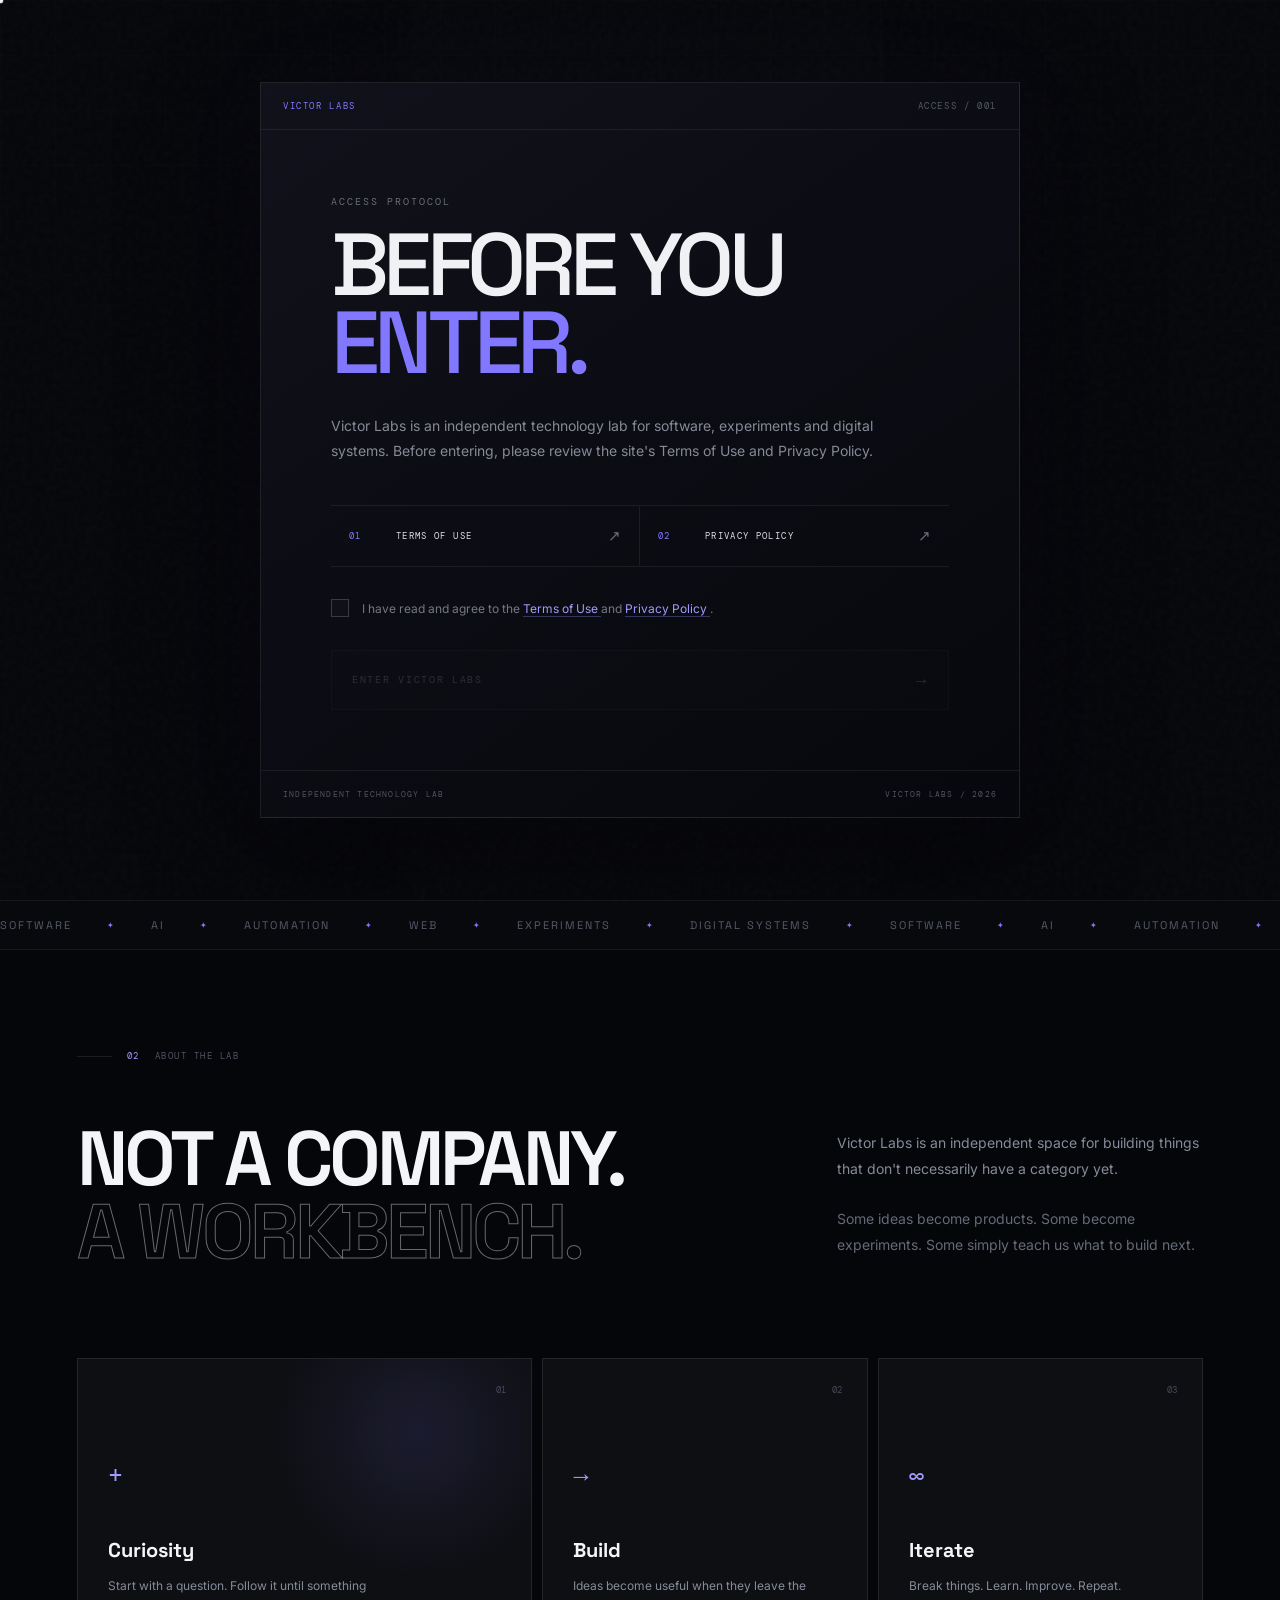
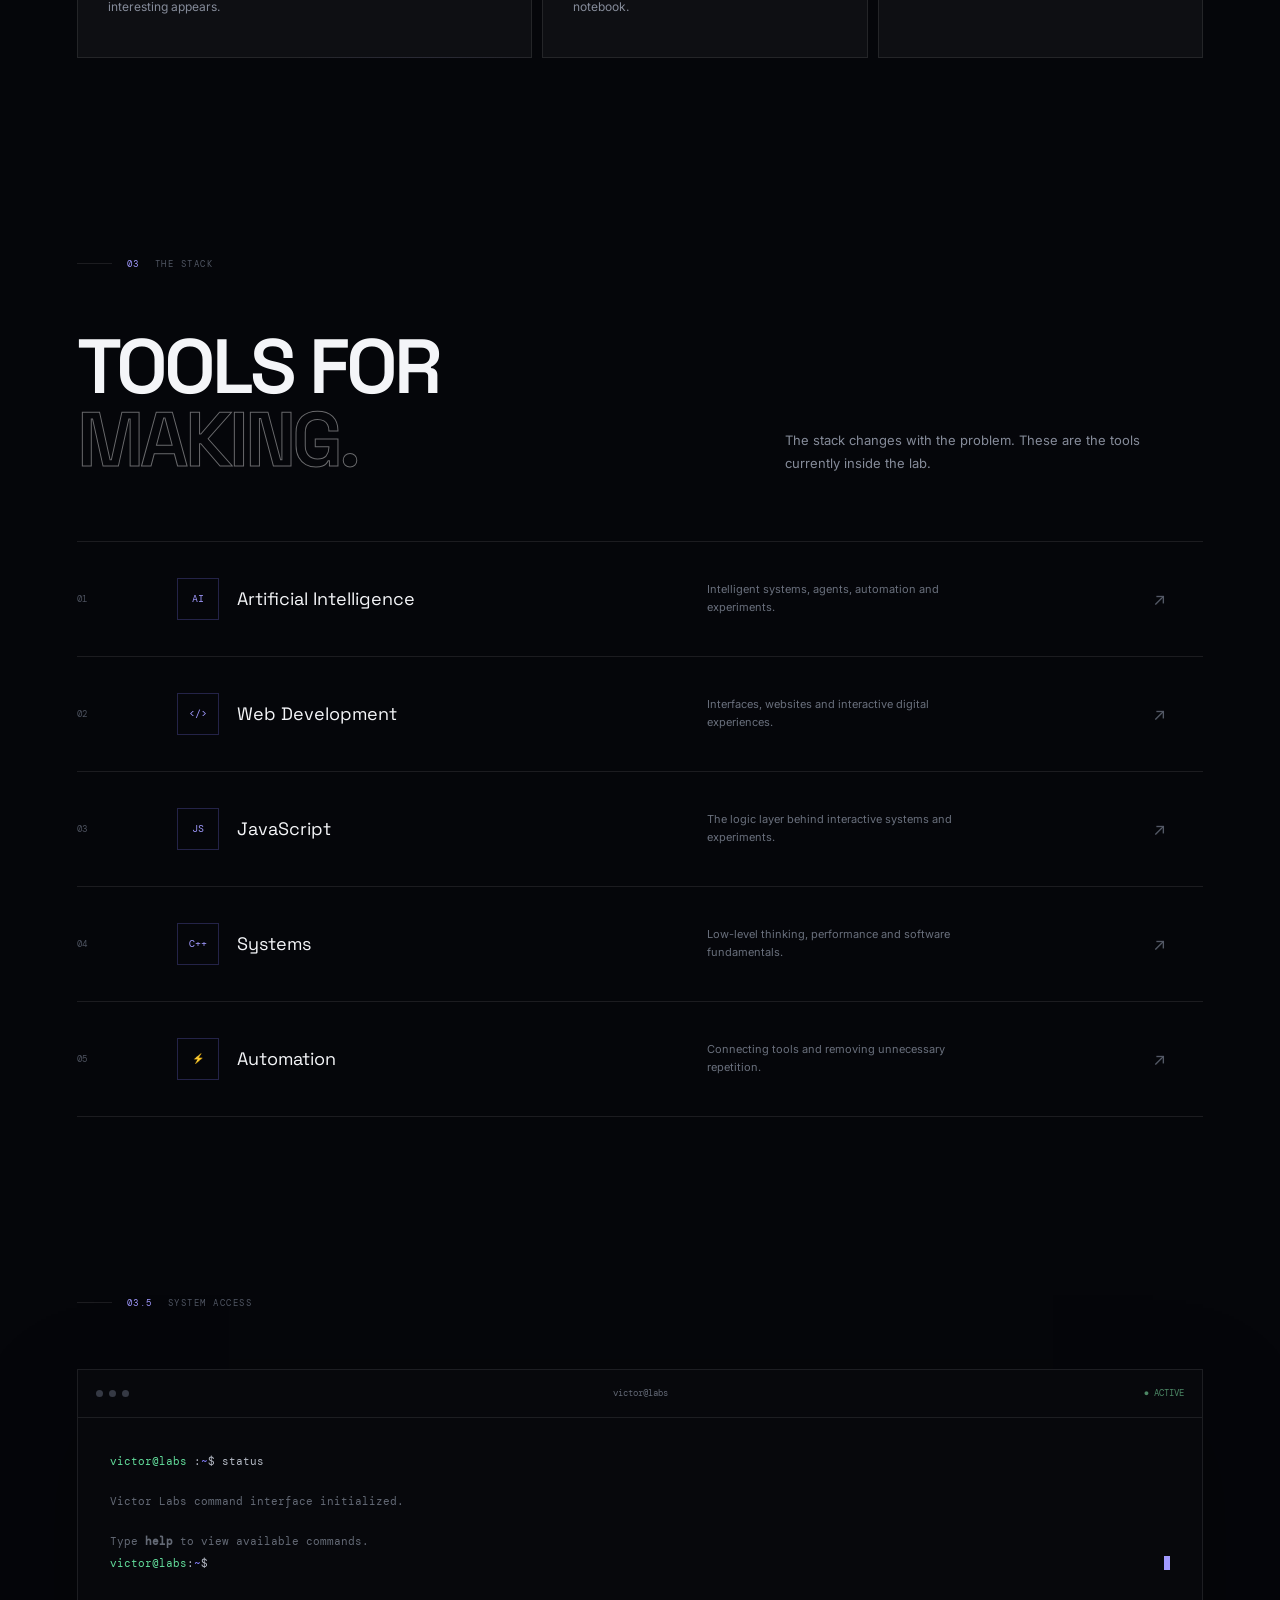
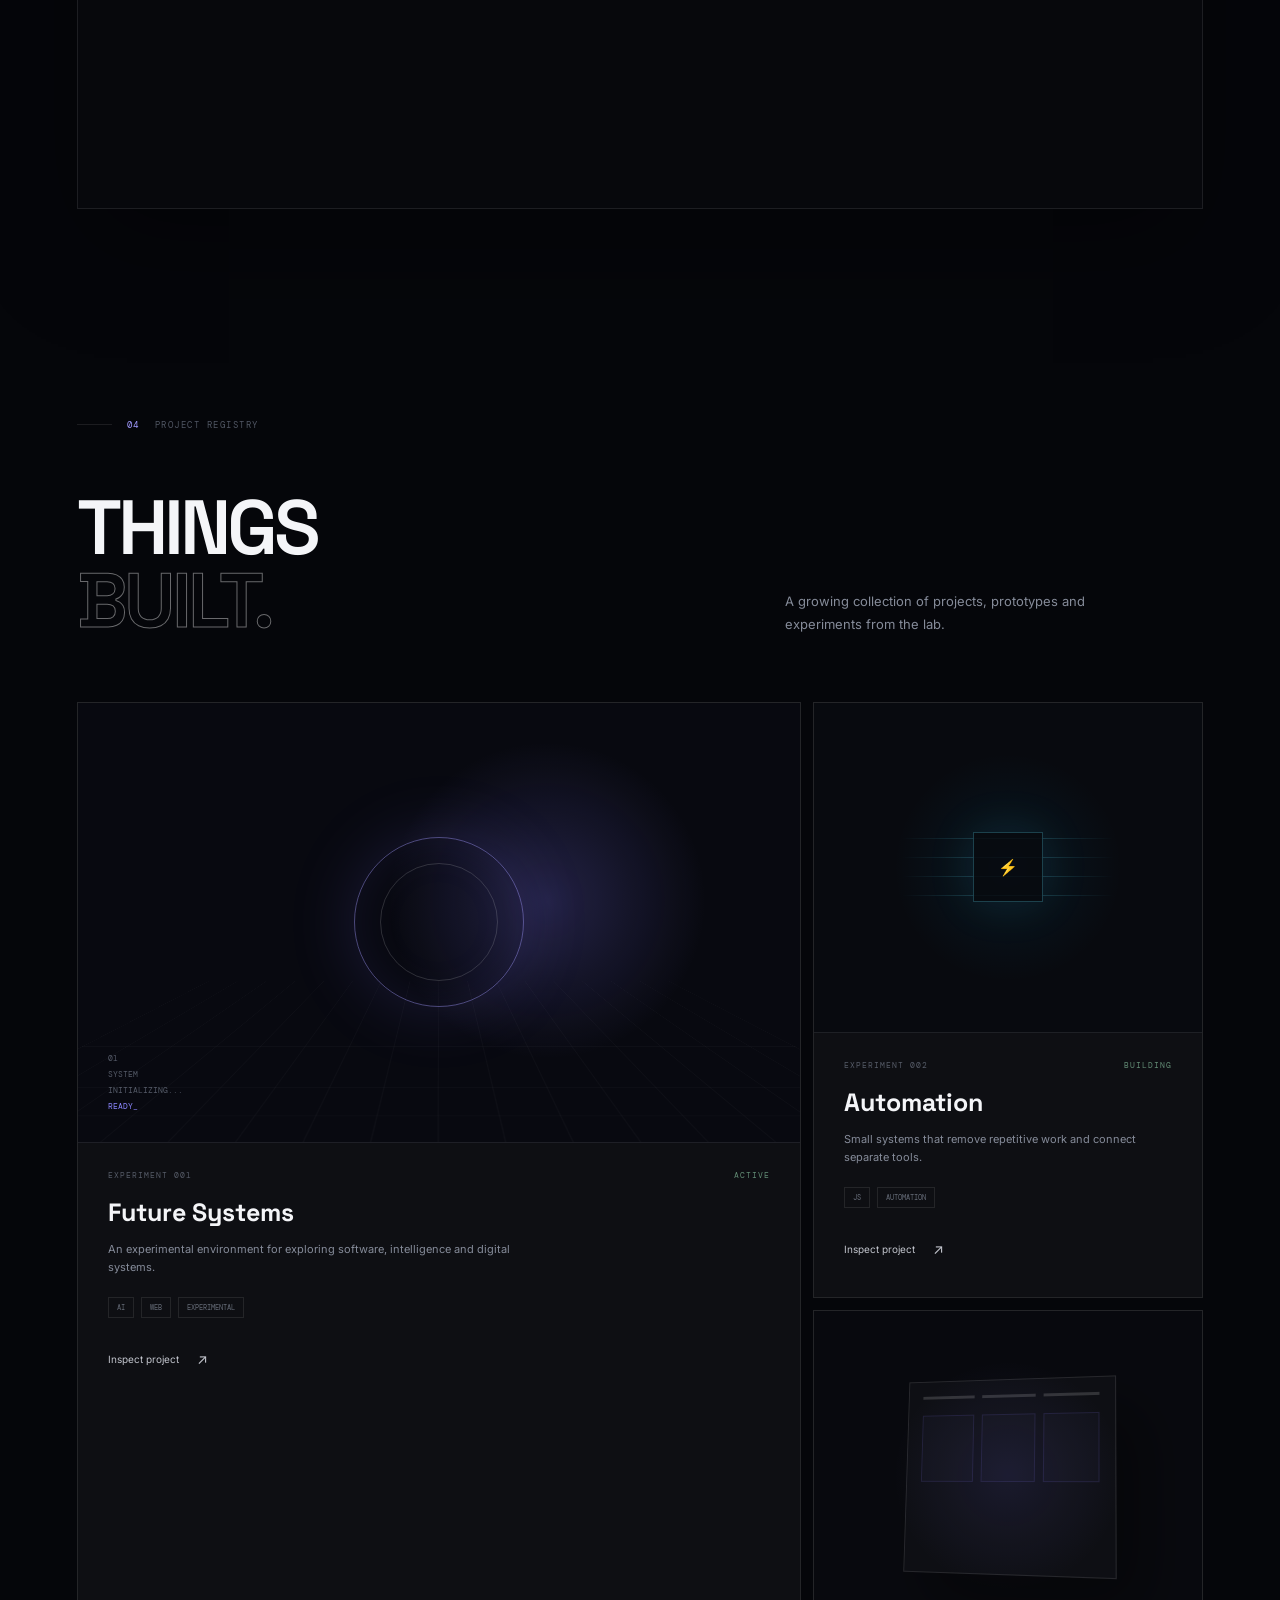
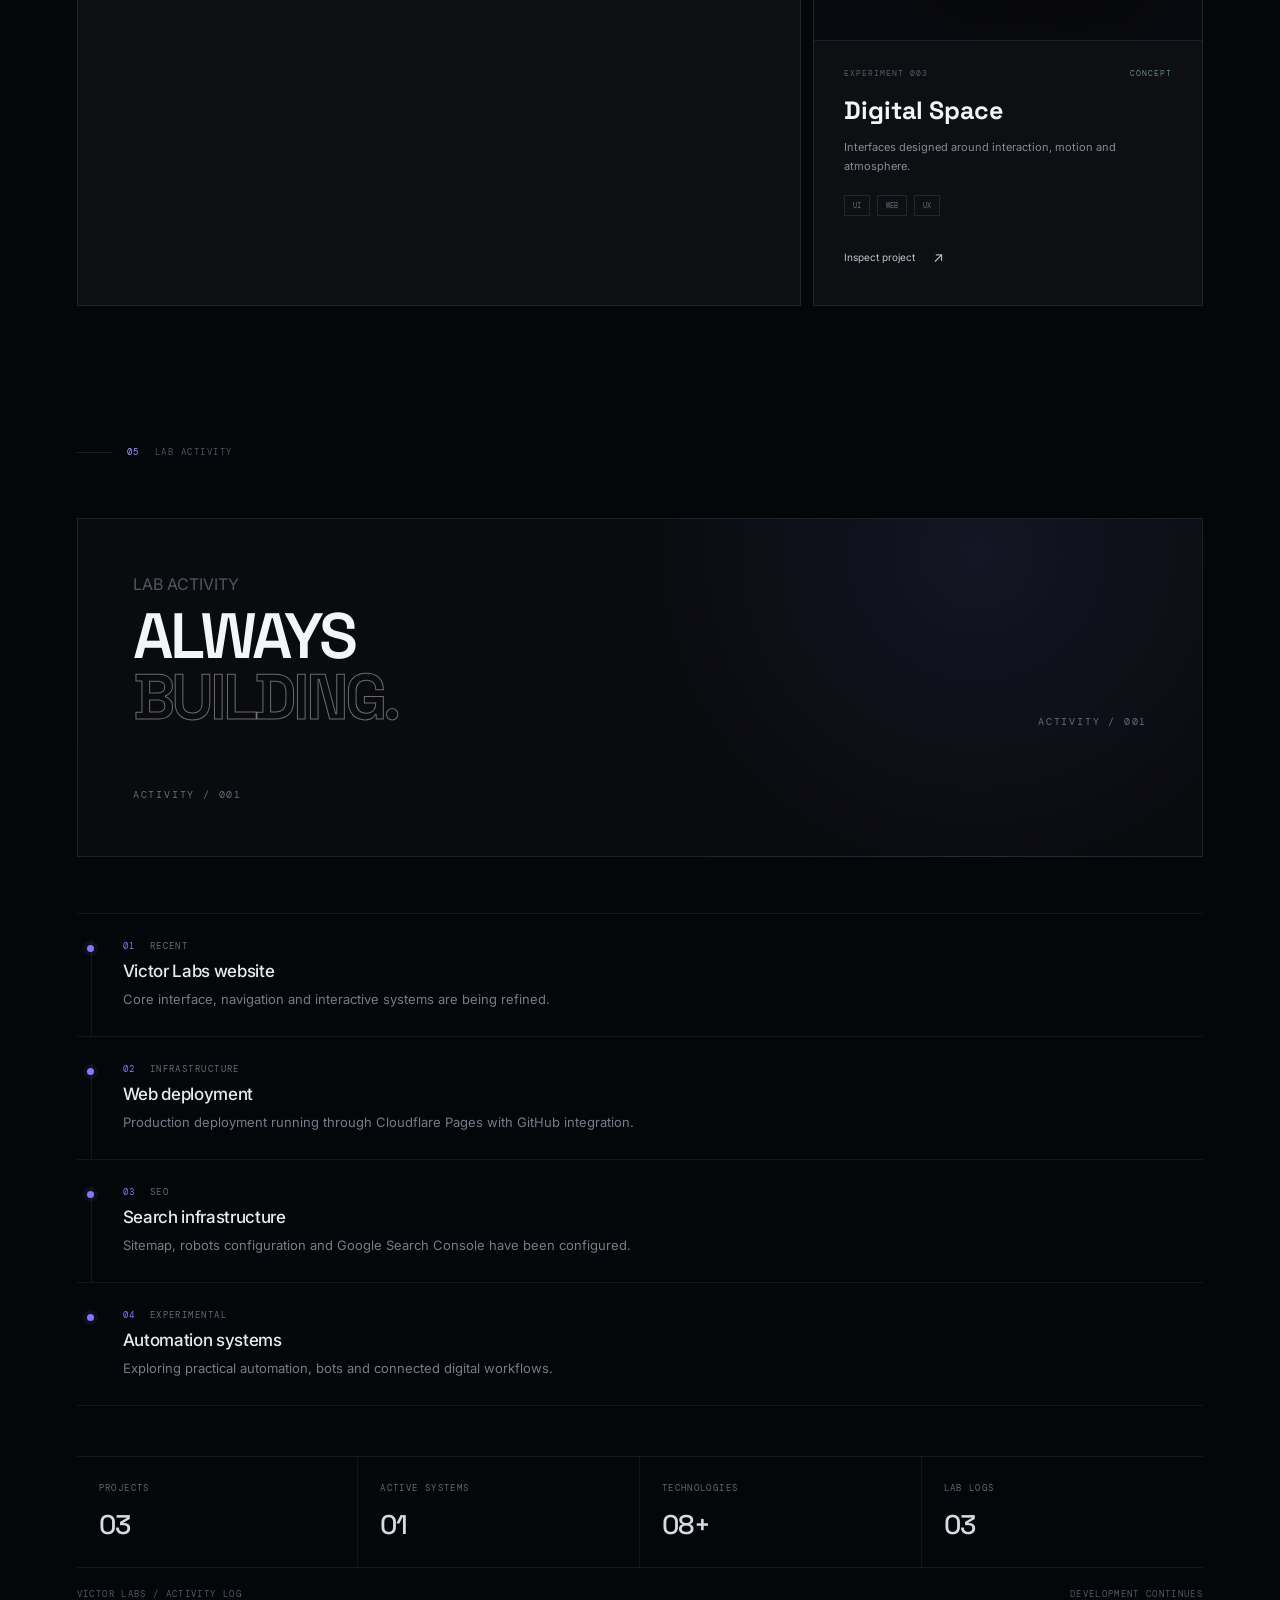
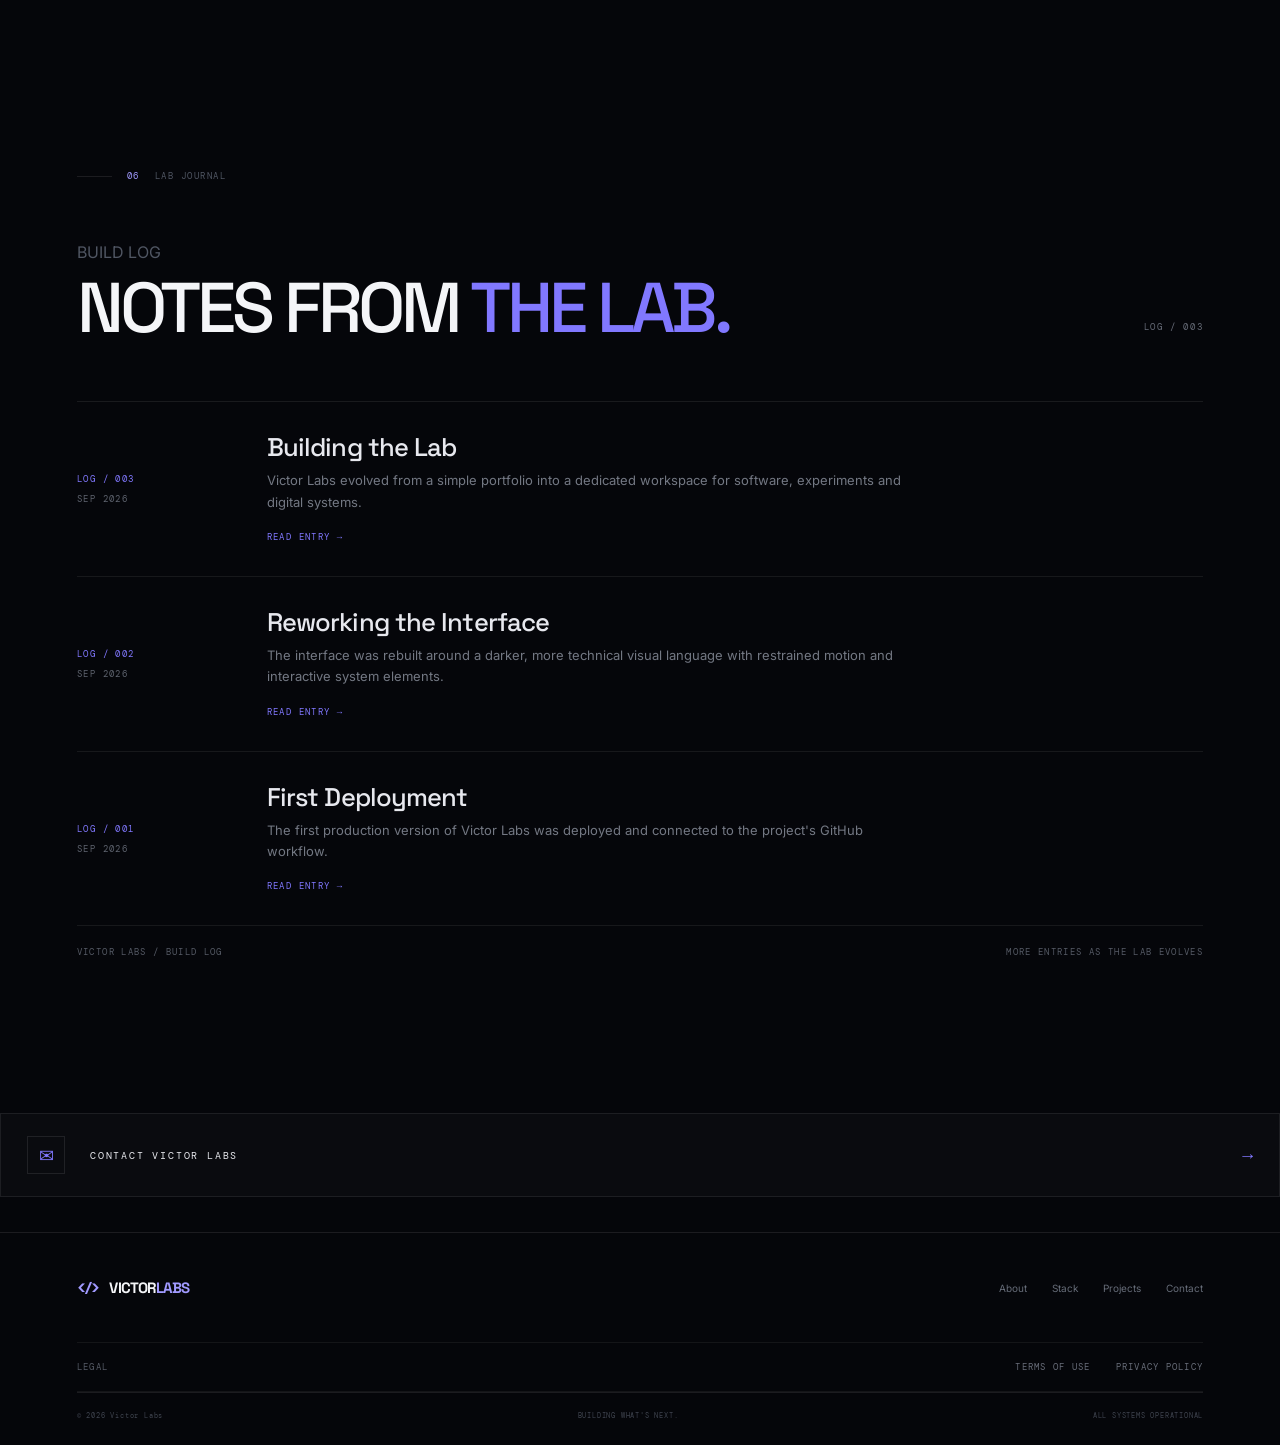
<file: index.html>
<!DOCTYPE html>
<html lang="en">
<head>
    <meta charset="UTF-8">

    <meta
        name="viewport"
        content="width=device-width, initial-scale=1.0"
    >

    <meta
    name="description"
    content="Victor Labs — a digital workshop for software, AI, automation, web development and experimental technology."
>

<meta
    name="keywords"
    content="Victor Labs, software development, AI, automation, web development, technology, digital systems"
>

<meta name="author" content="Victor Labs">

<link
    rel="canonical"
    href="https://victor-labs.pages.dev/"
>

<script type="application/ld+json">
{
    "@context": "https://schema.org",
    "@graph": [
        {
            "@type": "WebSite",
            "@id": "https://victor-labs.pages.dev/#website",
            "name": "Victor Labs",
            "alternateName": "Victor Labs",
            "url": "https://victor-labs.pages.dev/"
        },
        {
            "@type": "Organization",
            "@id": "https://victor-labs.pages.dev/#organization",
            "name": "Victor Labs",
            "url": "https://victor-labs.pages.dev/",
            "logo": "https://victor-labs.pages.dev/favicon.svg",
            "description": "An independent technology lab focused on software, AI, automation, web development and experimental digital systems.",
            "email": "victorchaloh802@gmail.com"
        }
    ]
}
</script>

<meta
    name="theme-color"
    content="#05060a"
>

<meta property="og:title" content="Victor Labs — Building What's Next">

<meta
    property="og:description"
    content="Software, AI, automation and experimental digital systems."
>

<meta property="og:type" content="website">

<meta property="og:site_name" content="Victor Labs">

<meta
    property="og:url"
    content="https://victor-labs.pages.dev/"
>

<meta name="twitter:card" content="summary">
<meta name="twitter:title" content="Victor Labs — Building What's Next">
<meta
    name="twitter:description"
    content="Software, AI, automation and experimental digital systems."
>

    <title>Victor Labs — Software, AI, Automation & Web Development</title>
       
    <link rel="icon" type="image/svg+xml" href="favicon.svg">
    <link rel="preconnect" href="https://fonts.googleapis.com">
    <link rel="preconnect" href="https://fonts.gstatic.com" crossorigin>

    <link
        href="https://fonts.googleapis.com/css2?family=DM+Mono:wght@400;500&family=Inter:wght@400;500;600;700;800&family=Space+Grotesk:wght@400;500;600;700&display=swap"
        rel="stylesheet"
    >

    <link rel="stylesheet" href="style.css">
</head>

<body>

    <!-- =========================================
     VICTOR LABS — ACCESS AGREEMENT
========================================= -->

<div
    class="access-gate"
    id="access-gate"
    aria-hidden="false"
>

    <div class="access-gate-grid"></div>

    <div class="access-gate-noise"></div>

    <div class="access-gate-panel">

        <div class="access-gate-top">

            <span>
                VICTOR LABS
            </span>

            <span>
                ACCESS / 001
            </span>

        </div>


        <div class="access-gate-main">

            <div class="access-gate-label">
                ACCESS PROTOCOL
            </div>

            <h1>
                BEFORE YOU
                <span>ENTER.</span>
            </h1>

            <p class="access-gate-description">
                Victor Labs is an independent technology lab
                for software, experiments and digital systems.
                Before entering, please review the site's
                Terms of Use and Privacy Policy.
            </p>


            <div class="access-gate-documents">

                <a
                    href="terms.html"
                    target="_blank"
                    rel="noopener"
                >
                    <span>01</span>
                    <strong>TERMS OF USE</strong>
                    <i>↗</i>
                </a>

                <a
                    href="privacy.html"
                    target="_blank"
                    rel="noopener"
                >
                    <span>02</span>
                    <strong>PRIVACY POLICY</strong>
                    <i>↗</i>
                </a>

            </div>


            <label class="access-gate-agreement">

                <input
                    type="checkbox"
                    id="access-agreement"
                >

                <span class="access-check"></span>

                <span class="access-agreement-text">
                    I have read and agree to the
                    <a
                        href="terms.html"
                        target="_blank"
                        rel="noopener"
                    >
                        Terms of Use
                    </a>
                    and
                    <a
                        href="privacy.html"
                        target="_blank"
                        rel="noopener"
                    >
                        Privacy Policy
                    </a>.
                </span>

            </label>


            <button
                class="access-enter"
                id="access-enter"
                type="button"
                disabled
            >
                <span>
                    ENTER VICTOR LABS
                </span>

                <i>
                    →
                </i>
            </button>

        </div>


        <div class="access-gate-footer">

            <span>
                INDEPENDENT TECHNOLOGY LAB
            </span>

            <span>
                VICTOR LABS / 2026
            </span>

        </div>

    </div>

</div>

    <!-- =========================
         LOADER
    ========================== -->

    <div class="loader" id="loader">
        <div class="loader-inner">
            <div class="loader-mark">&lt;/&gt;</div>

            <div class="loader-line">
                <span></span>
            </div>

            <div class="loader-meta">
                <span>VICTOR LABS</span>
                <span id="loader-percent">00%</span>
            </div>
        </div>
    </div>


    <!-- =========================
         BACKGROUND
    ========================== -->

    <div class="background" aria-hidden="true">
        <div class="background-grid"></div>
        <div class="background-noise"></div>

        <div class="ambient ambient-one"></div>
        <div class="ambient ambient-two"></div>
    </div>

    <canvas id="particle-canvas"></canvas>

    <div class="cursor-dot"></div>
    <div class="cursor-glow"></div>


    <!-- =========================
         NAVIGATION
    ========================== -->

    <header class="navbar">

        <a href="#home" class="brand">

            <span class="brand-mark">&lt;/&gt;</span>

            <span class="brand-name">
                VICTOR<span>LABS</span>
            </span>

        </a>


        <nav class="desktop-nav">

            <a href="#home" class="nav-link active">
                <span>01</span>
                Home
            </a>

            <a href="#about" class="nav-link">
                <span>02</span>
                About
            </a>

            <a href="#stack" class="nav-link">
                <span>03</span>
                Stack
            </a>

            <a href="#projects" class="nav-link">
                <span>04</span>
                Projects
            </a>

            <a href="#Lab Activity" class="nav-link">
                <span>05</span>
                Lab Activity
            </a>

        </nav>


        <a href="#contact" class="nav-connect">
            Let's talk
            <span>↗</span>
        </a>


        <button
            class="menu-button"
            id="menu-button"
            aria-label="Open navigation"
            aria-expanded="false"
        >
            <span></span>
            <span></span>
        </button>

    </header>


    <!-- =========================
         MOBILE NAV
    ========================== -->

    <div class="mobile-menu" id="mobile-menu">

        <div class="mobile-menu-top">
            <span>NAVIGATION</span>
            <span>V/L</span>
        </div>

        <a href="#home">
            <span>01</span>
            Home
        </a>

        <a href="#about">
            <span>02</span>
            About
        </a>

        <a href="#stack">
            <span>03</span>
            Stack
        </a>

        <a href="#projects">
            <span>04</span>
            Projects
        </a>

        <a href="#contact">
            <span>05</span>
            Contact
        </a>

    </div>


    <main>

        <!-- =========================
             HERO
        ========================== -->

        <section class="hero" id="home">

            <div class="hero-left">

                <div class="eyebrow reveal">

                    <span class="eyebrow-line"></span>

                    <span>INDEPENDENT TECHNOLOGY LAB</span>

                </div>


                <h1 class="hero-title">

                    <span class="hero-line">
                        BUILDING
                    </span>

                    <span class="hero-line hero-outline">
                        WHAT'S
                    </span>

                    <span class="hero-line">
                        NEXT<span class="hero-dot">.</span>
                    </span>

                </h1>


                <div class="hero-bottom">

                    <p class="hero-description">
                        Victor Labs is a space for turning ideas into
                        software, experiments and digital systems.
                        No fixed roadmap. Just things worth building.
                    </p>


                    <div class="hero-actions">

                        <a
                            href="#projects"
                            class="button button-primary magnetic"
                        >
                            <span>Explore the lab</span>
                            <span class="button-arrow">↗</span>
                        </a>

                        <a
                            href="#about"
                            class="button button-ghost magnetic"
                        >
                            <span>More about Victor Labs</span>
                        </a>

                    </div>

                </div>

            </div>


            <!-- HERO VISUAL -->

            <div class="hero-right">

                <div class="hero-system">

                    <div class="system-label system-label-top">
                        <span>CORE / 001</span>
                        <span>ACTIVE</span>
                    </div>


                    <div class="system-orbit orbit-a"></div>
                    <div class="system-orbit orbit-b"></div>
                    <div class="system-orbit orbit-c"></div>


                    <div class="system-core">

                        <div class="core-ring core-ring-one"></div>
                        <div class="core-ring core-ring-two"></div>

                        <div class="core-center">

                            <div class="core-symbol">
                                &lt;/&gt;
                            </div>

                            <div class="core-pulse"></div>

                        </div>

                    </div>


                    <div class="system-node node-one">
                        <span>AI</span>
                    </div>

                    <div class="system-node node-two">
                        <span>WEB</span>
                    </div>

                    <div class="system-node node-three">
                        <span>AUTO</span>
                    </div>


                    <div class="system-data data-one">
                        <span>PROCESS</span>
                        <strong>98.4%</strong>
                    </div>

                    <div class="system-data data-two">
                        <span>BUILD</span>
                        <strong>READY</strong>
                    </div>


                    <div class="system-label system-label-bottom">
                        <span>V/L SYSTEM</span>
                        <span>v2.0.26</span>
                    </div>

                </div>

            </div>


            <div class="hero-scroll">
                <span class="scroll-line"></span>
                <span>SCROLL TO EXPLORE</span>
            </div>


            <div class="hero-index">
                001 / 005
            </div>

        </section>
    

        <!-- =========================
             MARQUEE
        ========================== -->

        <div class="marquee">

            <div class="marquee-track">

                <span>SOFTWARE</span>
                <i>✦</i>

                <span>AI</span>
                <i>✦</i>

                <span>AUTOMATION</span>
                <i>✦</i>

                <span>WEB</span>
                <i>✦</i>

                <span>EXPERIMENTS</span>
                <i>✦</i>

                <span>DIGITAL SYSTEMS</span>
                <i>✦</i>

                <span>SOFTWARE</span>
                <i>✦</i>

                <span>AI</span>
                <i>✦</i>

                <span>AUTOMATION</span>
                <i>✦</i>

            </div>

        </div>


        <!-- =========================
             ABOUT
        ========================== -->

        <section class="section about-section" id="about">

            <div class="section-top">

                <div class="section-number">
                    02
                </div>

                <div class="section-label">
                    ABOUT THE LAB
                </div>

            </div>


            <div class="about-intro">

                <h2>
                    NOT A COMPANY.
                    <span>A WORKBENCH.</span>
                </h2>

                <div class="about-intro-copy">

                    <p>
                        Victor Labs is an independent space for
                        building things that don't necessarily
                        have a category yet.
                    </p>

                    <p>
                        Some ideas become products. Some become
                        experiments. Some simply teach us what
                        to build next.
                    </p>

                </div>

            </div>


            <div class="about-grid">

                <div class="about-card about-card-large">

                    <span class="card-index">01</span>

                    <div class="about-card-icon">
                        +
                    </div>

                    <h3>
                        Curiosity
                    </h3>

                    <p>
                        Start with a question. Follow it until
                        something interesting appears.
                    </p>

                </div>


                <div class="about-card">

                    <span class="card-index">02</span>

                    <div class="about-card-icon">
                        →
                    </div>

                    <h3>
                        Build
                    </h3>

                    <p>
                        Ideas become useful when they leave
                        the notebook.
                    </p>

                </div>


                <div class="about-card">

                    <span class="card-index">03</span>

                    <div class="about-card-icon">
                        ∞
                    </div>

                    <h3>
                        Iterate
                    </h3>

                    <p>
                        Break things. Learn. Improve.
                        Repeat.
                    </p>

                </div>

            </div>

        </section>


        <!-- =========================
             STACK
        ========================== -->

        <section class="section stack-section" id="stack">

            <div class="section-top">

                <div class="section-number">
                    03
                </div>

                <div class="section-label">
                    THE STACK
                </div>

            </div>


            <div class="section-heading-row">

                <h2>
                    TOOLS FOR
                    <span>MAKING.</span>
                </h2>

                <p>
                    The stack changes with the problem.
                    These are the tools currently inside
                    the lab.
                </p>

            </div>


            <div class="stack-list">

                <article class="stack-item">

                    <div class="stack-number">
                        01
                    </div>

                    <div class="stack-name">
                        <span class="stack-icon">AI</span>
                        Artificial Intelligence
                    </div>

                    <div class="stack-description">
                        Intelligent systems, agents,
                        automation and experiments.
                    </div>

                    <div class="stack-arrow">
                        ↗
                    </div>

                </article>


                <article class="stack-item">

                    <div class="stack-number">
                        02
                    </div>

                    <div class="stack-name">
                        <span class="stack-icon">&lt;/&gt;</span>
                        Web Development
                    </div>

                    <div class="stack-description">
                        Interfaces, websites and interactive
                        digital experiences.
                    </div>

                    <div class="stack-arrow">
                        ↗
                    </div>

                </article>


                <article class="stack-item">

                    <div class="stack-number">
                        03
                    </div>

                    <div class="stack-name">
                        <span class="stack-icon">JS</span>
                        JavaScript
                    </div>

                    <div class="stack-description">
                        The logic layer behind interactive
                        systems and experiments.
                    </div>

                    <div class="stack-arrow">
                        ↗
                    </div>

                </article>


                <article class="stack-item">

                    <div class="stack-number">
                        04
                    </div>

                    <div class="stack-name">
                        <span class="stack-icon">C++</span>
                        Systems
                    </div>

                    <div class="stack-description">
                        Low-level thinking, performance and
                        software fundamentals.
                    </div>

                    <div class="stack-arrow">
                        ↗
                    </div>

                </article>


                <article class="stack-item">

                    <div class="stack-number">
                        05
                    </div>

                    <div class="stack-name">
                        <span class="stack-icon">⚡</span>
                        Automation
                    </div>

                    <div class="stack-description">
                        Connecting tools and removing
                        unnecessary repetition.
                    </div>

                    <div class="stack-arrow">
                        ↗
                    </div>

                </article>

            </div>

        </section>


        <!-- =========================
             TERMINAL
        ========================== -->

       <section class="section terminal-section">

    <div class="section-top">

        <div class="section-number">
            03.5
        </div>

        <div class="section-label">
            SYSTEM ACCESS
        </div>

    </div>


    <div class="terminal-window">

        <div class="terminal-top">

            <div class="terminal-controls">
                <span></span>
                <span></span>
                <span></span>
            </div>

            <div class="terminal-title">
                victor@labs
            </div>

            <div class="terminal-status">
                ● ACTIVE
            </div>

        </div>


        <div class="terminal-content" id="terminal-content">

            <!-- Initial terminal output -->

            <div class="terminal-line">

                <span class="terminal-green">
                    victor@labs
                </span>:<span class="terminal-blue">~</span>$

                <span>status</span>

            </div>


            <div class="terminal-response">

                Victor Labs command interface initialized.

            </div>


            <div class="terminal-response terminal-muted">

                Type <b>help</b> to view available commands.

            </div>


            <!-- Command input -->

            <div class="terminal-input-row">

                <span class="terminal-green">
                    victor@labs
                </span>:<span class="terminal-blue">~</span>$

                <input
                    type="text"
                    id="terminal-input"
                    autocomplete="off"
                    spellcheck="false"
                    aria-label="Terminal command"
                >

                <span class="terminal-cursor"></span>

            </div>

        </div>

    </div>

</section>

       <!-- =========================
     PROJECTS
========================== -->

<section class="section projects-section" id="projects">

    <div class="section-top">

        <div class="section-number">
            04
        </div>

        <div class="section-label">
            PROJECT REGISTRY
        </div>

    </div>


    <div class="section-heading-row">

        <h2>
            THINGS
            <span>BUILT.</span>
        </h2>

        <p>
            A growing collection of projects,
            prototypes and experiments from
            the lab.
        </p>

    </div>


    <div class="projects-grid">


        <!-- =========================
             PROJECT 01
        ========================== -->

        <article
            class="project project-featured"
            data-project-card="future"
        >

            <div class="project-visual visual-one">

                <div class="visual-grid"></div>

                <div class="visual-orb"></div>

                <div class="visual-code">

                    <span>01</span>

                    <div>
                        SYSTEM
                    </div>

                    <div>
                        INITIALIZING...
                    </div>

                    <strong>
                        READY_
                    </strong>

                </div>

            </div>


            <div class="project-info">

                <div class="project-meta">

                    <span>
                        EXPERIMENT 001
                    </span>

                    <span>
                        ACTIVE
                    </span>

                </div>


                <h3>
                    Future Systems
                </h3>


                <p>
                    An experimental environment for
                    exploring software, intelligence
                    and digital systems.
                </p>


                <div class="project-tags">

                    <span>
                        AI
                    </span>

                    <span>
                        WEB
                    </span>

                    <span>
                        EXPERIMENTAL
                    </span>

                </div>


                <button
                    class="project-button"
                    data-project="future"
                    type="button"
                >
                    Inspect project
                    <span>↗</span>
                </button>

            </div>

        </article>


        <!-- =========================
             PROJECT 02
        ========================== -->

        <article
            class="project"
            data-project-card="automation"
        >

            <div class="project-visual visual-two">

                <div class="automation-lines">

                    <span></span>
                    <span></span>
                    <span></span>
                    <span></span>

                </div>


                <div class="automation-core">
                    ⚡
                </div>

            </div>


            <div class="project-info">

                <div class="project-meta">

                    <span>
                        EXPERIMENT 002
                    </span>

                    <span>
                        BUILDING
                    </span>

                </div>


                <h3>
                    Automation
                </h3>


                <p>
                    Small systems that remove repetitive
                    work and connect separate tools.
                </p>


                <div class="project-tags">

                    <span>
                        JS
                    </span>

                    <span>
                        AUTOMATION
                    </span>

                </div>


                <button
                    class="project-button"
                    data-project="automation"
                    type="button"
                >
                    Inspect project
                    <span>↗</span>
                </button>

            </div>

        </article>


        <!-- =========================
             PROJECT 03
        ========================== -->

        <article
            class="project"
            data-project-card="digital"
        >

            <div class="project-visual visual-three">

                <div class="interface-window">

                    <div></div>
                    <div></div>
                    <div></div>

                    <span></span>
                    <span></span>
                    <span></span>

                </div>

            </div>


            <div class="project-info">

                <div class="project-meta">

                    <span>
                        EXPERIMENT 003
                    </span>

                    <span>
                        CONCEPT
                    </span>

                </div>


                <h3>
                    Digital Space
                </h3>


                <p>
                    Interfaces designed around interaction,
                    motion and atmosphere.
                </p>


                <div class="project-tags">

                    <span>
                        UI
                    </span>

                    <span>
                        WEB
                    </span>

                    <span>
                        UX
                    </span>

                </div>


                <button
                    class="project-button"
                    data-project="digital"
                    type="button"
                >
                    Inspect project
                    <span>↗</span>
                </button>

            </div>

        </article>


    </div>

</section>

    <!-- =========================
     LAB ACTIVITY
     ========================== -->

<section class="section lab-section" id="activity">

    <div class="section-top">

        <div class="section-number">
            05
        </div>

        <div class="section-label">
            LAB ACTIVITY
        </div>

    </div>

    <div class="lab-panel">

        <div class="lab-header">

            <div>

                <span class="section-label">
                    LAB ACTIVITY
                </span>

                <h2>
                    ALWAYS <span>BUILDING.</span>
                </h2>

            </div>

            <div class="lab-index">
                ACTIVITY / 001
            </div>

        </div>

            <div class="lab-index">
                ACTIVITY / 001
            </div>

        </div>


        <!-- Activity -->

        <div class="lab-activity">

            <div class="activity-item">

                <div class="activity-marker">
                    <i></i>
                </div>

                <div class="activity-content">

                    <div class="activity-meta">
                        <span>01</span>
                        <span>RECENT</span>
                    </div>

                    <strong>
                        Victor Labs website
                    </strong>

                    <p>
                        Core interface, navigation and
                        interactive systems are being refined.
                    </p>

                </div>

            </div>


            <div class="activity-item">

                <div class="activity-marker">
                    <i></i>
                </div>

                <div class="activity-content">

                    <div class="activity-meta">
                        <span>02</span>
                        <span>INFRASTRUCTURE</span>
                    </div>

                    <strong>
                        Web deployment
                    </strong>

                    <p>
                        Production deployment running through
                        Cloudflare Pages with GitHub integration.
                    </p>

                </div>

            </div>


            <div class="activity-item">

                <div class="activity-marker">
                    <i></i>
                </div>

                <div class="activity-content">

                    <div class="activity-meta">
                        <span>03</span>
                        <span>SEO</span>
                    </div>

                    <strong>
                        Search infrastructure
                    </strong>

                    <p>
                        Sitemap, robots configuration and
                        Google Search Console have been configured.
                    </p>

                </div>

            </div>


            <div class="activity-item">

                <div class="activity-marker">
                    <i></i>
                </div>

                <div class="activity-content">

                    <div class="activity-meta">
                        <span>04</span>
                        <span>EXPERIMENTAL</span>
                    </div>

                    <strong>
                        Automation systems
                    </strong>

                    <p>
                        Exploring practical automation,
                        bots and connected digital workflows.
                    </p>

                </div>

            </div>

        </div>


        <!-- Metrics -->

        <div class="lab-metrics">

            <div class="metric-item">

                <span>PROJECTS</span>

                <strong>
                    03
                </strong>

            </div>


            <div class="metric-item">

                <span>ACTIVE SYSTEMS</span>

                <strong>
                    01
                </strong>

            </div>


            <div class="metric-item">

                <span>TECHNOLOGIES</span>

                <strong>
                    08+
                </strong>

            </div>


            <div class="metric-item">

                <span>LAB LOGS</span>

                <strong>
                    03
                </strong>

            </div>

        </div>


        <div class="lab-footer">

            <span>
                VICTOR LABS / ACTIVITY LOG
            </span>

            <span>
                DEVELOPMENT CONTINUES
            </span>

        </div>

    </div>

</section>
    

<section class="section journal-section" id="journal">

    <div class="section-top">

        <div class="section-number">
            06
        </div>

        <div class="section-label">
            LAB JOURNAL
        </div>

    </div>


    <div class="journal-header">

        <div>

            <span class="section-label">
                BUILD LOG
            </span>

            <h2>
                NOTES FROM <span>THE LAB.</span>
            </h2>

        </div>

        <div class="journal-index">
            LOG / 003
        </div>

    </div>


    <div class="journal-list">

    <article class="journal-entry" data-journal="003">

        <div class="journal-entry-meta">
            <span>LOG / 003</span>
            <span>SEP 2026</span>
        </div>

        <div class="journal-entry-content">

            <h3>Building the Lab</h3>

            <p>
                Victor Labs evolved from a simple portfolio
                into a dedicated workspace for software,
                experiments and digital systems.
            </p>

            <span class="journal-open">
                READ ENTRY →
            </span>

        </div>

    </article>


    <article class="journal-entry" data-journal="002">

        <div class="journal-entry-meta">
            <span>LOG / 002</span>
            <span>SEP 2026</span>
        </div>

        <div class="journal-entry-content">

            <h3>Reworking the Interface</h3>

            <p>
                The interface was rebuilt around a darker,
                more technical visual language with restrained
                motion and interactive system elements.
            </p>

            <span class="journal-open">
                READ ENTRY →
            </span>

        </div>

    </article>


    <article class="journal-entry" data-journal="001">

        <div class="journal-entry-meta">
            <span>LOG / 001</span>
            <span>SEP 2026</span>
        </div>

        <div class="journal-entry-content">

            <h3>First Deployment</h3>

            <p>
                The first production version of Victor Labs
                was deployed and connected to the project's
                GitHub workflow.
            </p>

            <span class="journal-open">
                READ ENTRY →
            </span>

        </div>

    </article>

</div>


    <div class="journal-footer">

        <span>
            VICTOR LABS / BUILD LOG
        </span>

        <span>
            MORE ENTRIES AS THE LAB EVOLVES
        </span>

    </div>

</section>

       <!-- CONTACT -->
<section class="contact-section" id="contact">

    <a
        href="mailto:victorchaloh802j@gmail.com"
        class="contact-mail-button"
        aria-label="Send an email to Victor Labs"
    >
        <span class="contact-mail-icon">
            ✉
        </span>

        <span class="contact-mail-text">
            CONTACT VICTOR LABS
        </span>

        <span class="contact-mail-arrow">
            →
        </span>
    </a>

</section>


    <!-- =========================
         PROJECT MODAL
    ========================== -->

    <div
        class="project-modal"
        id="project-modal"
        aria-hidden="true"
    >

        <div class="modal-backdrop"></div>

        <div class="modal">

            <button
                class="modal-close"
                id="modal-close"
                aria-label="Close project"
            >
                ×
            </button>

            <div class="modal-number">
                EXPERIMENT
            </div>

            <h2 id="modal-title">
                Project
            </h2>

            <p id="modal-description">
                Project description.
            </p>

            <div
                class="modal-tech"
                id="modal-tech"
            ></div>

            <div class="modal-footer">

                <span id="modal-status">
                    STATUS
                </span>

                <span>
                    VICTOR LABS
                </span>

            </div>

        </div>

    </div>

        <!-- JOURNAL VIEWER -->
    <div
        class="journal-viewer"
        id="journal-viewer"
        aria-hidden="true"
    >

        <div class="journal-viewer-backdrop"></div>

        <div class="journal-viewer-panel">

            <button
                class="journal-viewer-close"
                id="journal-viewer-close"
                aria-label="Close journal entry"
            >
                ×
            </button>

            <div class="journal-viewer-top">
                <span id="journal-viewer-log">
                    Log / 003
                </span>

                <span>
                    Victor Labs / Journal
                </span>
            </div>

            <div class="journal-viewer-content">

                <div class="journal-viewer-label">
                    Build Log
                </div>

                <h2 id="journal-viewer-title">
                    Building the Lab
                </h2>

                <div
                    class="journal-viewer-date"
                    id="journal-viewer-date"
                >
                    Sep 2026
                </div>

                <div
                    class="journal-viewer-text"
                    id="journal-viewer-text"
                >
                    Victor Labs evolved from a simple portfolio
                    into a dedicated workspace for software,
                    experiments and digital systems.
                </div>

            </div>

            <div class="journal-viewer-footer">
                <span>
                    Victor Labs / Build Log
                </span>

                <span>
                    END OF ENTRY
                </span>
            </div>

        </div>

    </div>


    <!-- =========================
         FOOTER
    ========================== -->
<footer>

    <div class="footer-top">

        <a href="#home" class="brand">

            <span class="brand-mark">&lt;/&gt;</span>

            <span class="brand-name">
                VICTOR<span>LABS</span>
            </span>

        </a>


        <div class="footer-links">

            <a href="#about">About</a>
            <a href="#stack">Stack</a>
            <a href="#projects">Projects</a>
            <a href="#contact">Contact</a>

        </div>

    </div>


    <div class="footer-legal">

        <span>
            LEGAL
        </span>

        <div>

            <a href="terms.html">
                Terms of Use
            </a>

            <a href="privacy.html">
                Privacy Policy
            </a>

        </div>

    </div>


    <div class="footer-bottom">

        <span>
            © 2026 Victor Labs
        </span>

        <span>
            BUILDING WHAT'S NEXT.
        </span>

        <span>
            ALL SYSTEMS OPERATIONAL
        </span>

    </div>

</footer>


<script src="script.js"></script>

</body>
</html>
</file>
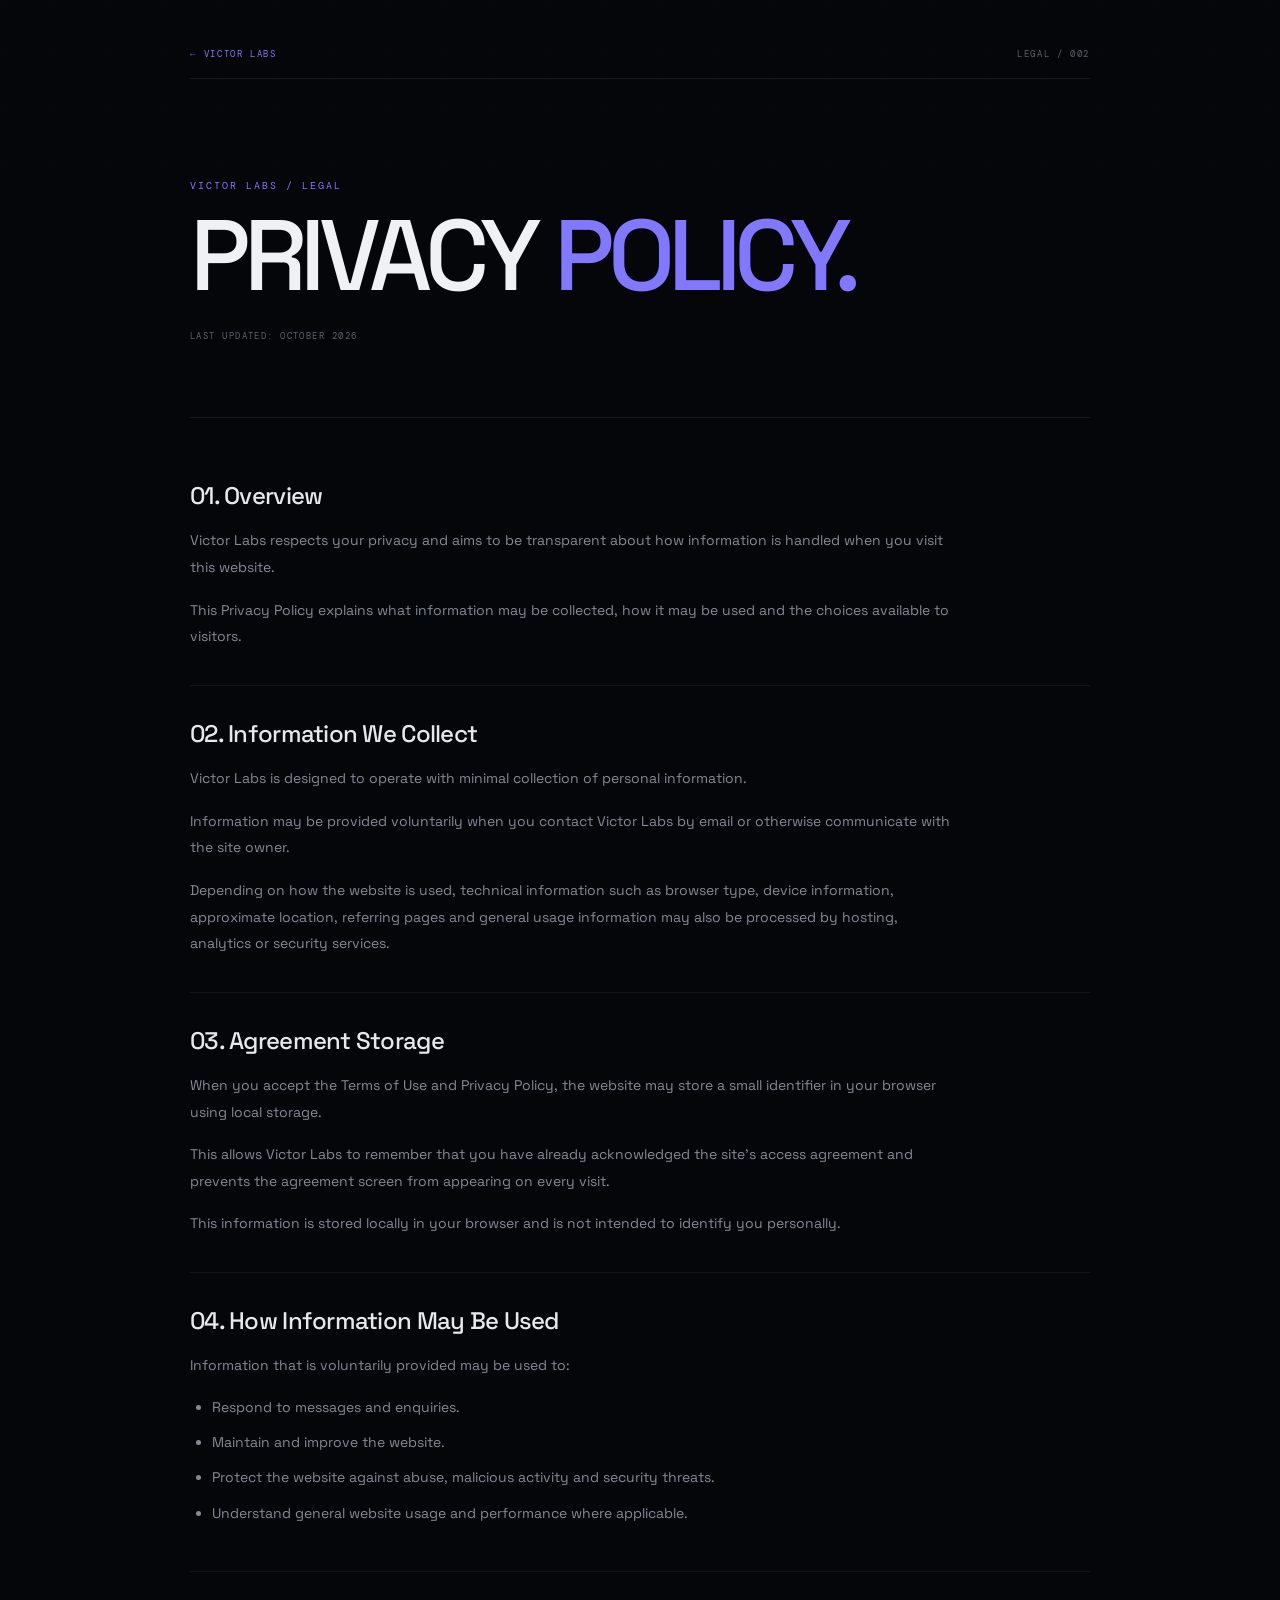
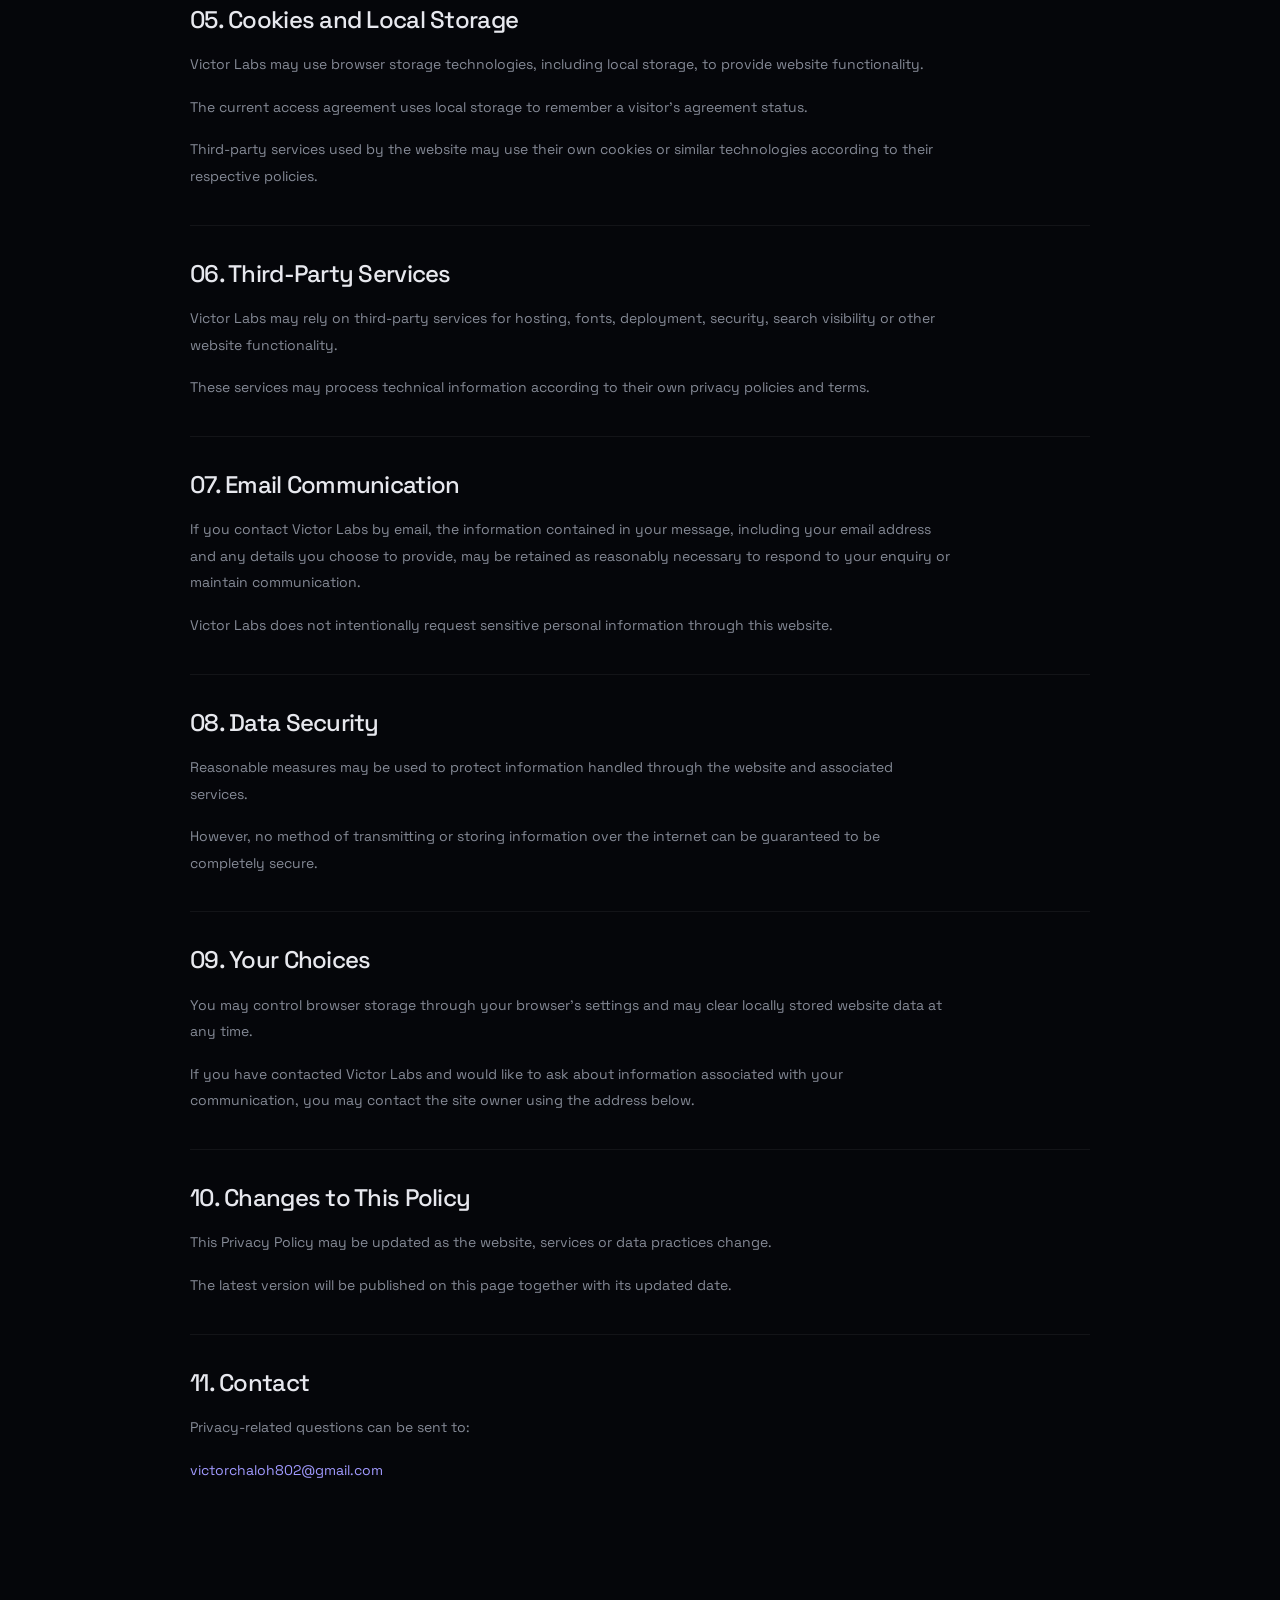
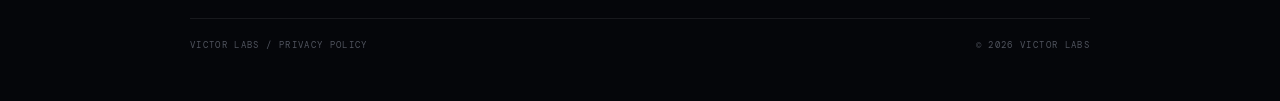
<file: privacy.html>
<!DOCTYPE html>
<html lang="en">

<head>

    <meta charset="UTF-8">

    <meta
        name="viewport"
        content="width=device-width, initial-scale=1.0"
    >

    <title>Privacy Policy — Victor Labs</title>

    <meta
        name="description"
        content="Privacy Policy for Victor Labs."
    >

    <meta
        name="robots"
        content="index, follow"
    >

    <link
        rel="icon"
        type="image/svg+xml"
        href="favicon.svg"
    >

    <link
        rel="preconnect"
        href="https://fonts.googleapis.com"
    >

    <link
        rel="preconnect"
        href="https://fonts.gstatic.com"
        crossorigin
    >

    <link
        href="https://fonts.googleapis.com/css2?family=DM+Mono:wght@300;400;500&family=Space+Grotesk:wght@300;400;500;600&display=swap"
        rel="stylesheet"
    >

    <style>

        * {
            box-sizing: border-box;
        }

        html {
            scroll-behavior: smooth;
        }

        body {
            margin: 0;
            background: #05060a;
            color: #e8e9ee;
            font-family: "Space Grotesk", sans-serif;
        }

        a {
            color: inherit;
        }

        .legal-page {
            min-height: 100vh;
            padding: 30px;
            position: relative;
            overflow: hidden;
        }

        .legal-grid {
            position: fixed;
            inset: 0;
            pointer-events: none;
            opacity: .4;

            background-image:
                linear-gradient(
                    rgba(255,255,255,.025) 1px,
                    transparent 1px
                ),
                linear-gradient(
                    90deg,
                    rgba(255,255,255,.025) 1px,
                    transparent 1px
                );

            background-size: 55px 55px;

            mask-image: linear-gradient(
                to bottom,
                black,
                transparent 90%
            );
        }

        .legal-container {
            position: relative;
            z-index: 2;

            width: min(900px, 100%);
            margin: 0 auto;
        }

        .legal-top {
            display: flex;
            justify-content: space-between;
            gap: 20px;

            padding: 18px 0;

            border-bottom: 1px solid rgba(255,255,255,.08);

            font-family: "DM Mono", monospace;
            font-size: 9px;
            letter-spacing: .18em;
            text-transform: uppercase;

            color: #5d626d;
        }

        .legal-top a {
            color: #8178ff;
            text-decoration: none;
        }

        .legal-top a:hover {
            color: #ffffff;
        }

        .legal-header {
            padding: 100px 0 75px;
            border-bottom: 1px solid rgba(255,255,255,.08);
        }

        .legal-label {
            margin-bottom: 20px;

            font-family: "DM Mono", monospace;
            font-size: 10px;
            letter-spacing: .2em;
            text-transform: uppercase;

            color: #8178ff;
        }

        .legal-header h1 {
            margin: 0;

            font-size: clamp(55px, 9vw, 100px);
            line-height: .88;
            letter-spacing: -.065em;
            font-weight: 500;

            color: #f0f1f5;
        }

        .legal-header h1 span {
            color: #8178ff;
        }

        .legal-date {
            margin-top: 30px;

            font-family: "DM Mono", monospace;
            font-size: 9px;
            letter-spacing: .16em;
            text-transform: uppercase;

            color: #5d626d;
        }

        .legal-content {
            padding: 65px 0 100px;
        }

        .legal-section {
            padding: 35px 0;
            border-bottom: 1px solid rgba(255,255,255,.06);
        }

        .legal-section:first-child {
            padding-top: 0;
        }

        .legal-section:last-child {
            border-bottom: none;
        }

        .legal-section h2 {
            margin: 0 0 18px;

            font-size: 24px;
            line-height: 1.1;
            letter-spacing: -.03em;
            font-weight: 500;

            color: #e7e8ee;
        }

        .legal-section p {
            max-width: 760px;
            margin: 0 0 16px;

            font-size: 14px;
            line-height: 1.9;

            color: #858a96;
        }

        .legal-section p:last-child {
            margin-bottom: 0;
        }

        .legal-section ul {
            max-width: 760px;
            margin: 0;
            padding-left: 22px;

            color: #858a96;
        }

        .legal-section li {
            margin-bottom: 10px;

            font-size: 14px;
            line-height: 1.8;
        }

        .legal-section strong {
            color: #c7c9d1;
            font-weight: 500;
        }

        .legal-section a {
            color: #a19aff;
            text-decoration: none;
        }

        .legal-section a:hover {
            color: #ffffff;
        }

        .legal-footer {
            display: flex;
            justify-content: space-between;
            gap: 20px;

            padding: 20px 0;

            border-top: 1px solid rgba(255,255,255,.08);

            font-family: "DM Mono", monospace;
            font-size: 9px;
            letter-spacing: .15em;
            text-transform: uppercase;

            color: #50545e;
        }

        @media (max-width: 700px) {

            .legal-page {
                padding: 15px;
            }

            .legal-header {
                padding: 70px 0 55px;
            }

            .legal-content {
                padding: 45px 0 70px;
            }

            .legal-section {
                padding: 28px 0;
            }

            .legal-section h2 {
                font-size: 21px;
            }

            .legal-section p,
            .legal-section li {
                font-size: 13px;
            }

            .legal-footer {
                flex-direction: column;
                gap: 8px;
            }

        }

    </style>

</head>


<body>

    <div class="legal-page">

        <div class="legal-grid"></div>


        <div class="legal-container">


            <div class="legal-top">

                <a href="index.html">
                    ← VICTOR LABS
                </a>

                <span>
                    LEGAL / 002
                </span>

            </div>


            <header class="legal-header">

                <div class="legal-label">
                    VICTOR LABS / LEGAL
                </div>

                <h1>
                    PRIVACY
                    <span>POLICY.</span>
                </h1>

                <div class="legal-date">
                    LAST UPDATED: OCTOBER 2026
                </div>

            </header>


            <main class="legal-content">


                <section class="legal-section">

                    <h2>
                        01. Overview
                    </h2>

                    <p>
                        Victor Labs respects your privacy and aims
                        to be transparent about how information is
                        handled when you visit this website.
                    </p>

                    <p>
                        This Privacy Policy explains what information
                        may be collected, how it may be used and the
                        choices available to visitors.
                    </p>

                </section>


                <section class="legal-section">

                    <h2>
                        02. Information We Collect
                    </h2>

                    <p>
                        Victor Labs is designed to operate with
                        minimal collection of personal information.
                    </p>

                    <p>
                        Information may be provided voluntarily when
                        you contact Victor Labs by email or otherwise
                        communicate with the site owner.
                    </p>

                    <p>
                        Depending on how the website is used,
                        technical information such as browser type,
                        device information, approximate location,
                        referring pages and general usage information
                        may also be processed by hosting, analytics
                        or security services.
                    </p>

                </section>


                <section class="legal-section">

                    <h2>
                        03. Agreement Storage
                    </h2>

                    <p>
                        When you accept the Terms of Use and Privacy
                        Policy, the website may store a small
                        identifier in your browser using local
                        storage.
                    </p>

                    <p>
                        This allows Victor Labs to remember that you
                        have already acknowledged the site's access
                        agreement and prevents the agreement screen
                        from appearing on every visit.
                    </p>

                    <p>
                        This information is stored locally in your
                        browser and is not intended to identify you
                        personally.
                    </p>

                </section>


                <section class="legal-section">

                    <h2>
                        04. How Information May Be Used
                    </h2>

                    <p>
                        Information that is voluntarily provided may
                        be used to:
                    </p>

                    <ul>

                        <li>
                            Respond to messages and enquiries.
                        </li>

                        <li>
                            Maintain and improve the website.
                        </li>

                        <li>
                            Protect the website against abuse,
                            malicious activity and security threats.
                        </li>

                        <li>
                            Understand general website usage and
                            performance where applicable.
                        </li>

                    </ul>

                </section>


                <section class="legal-section">

                    <h2>
                        05. Cookies and Local Storage
                    </h2>

                    <p>
                        Victor Labs may use browser storage
                        technologies, including local storage, to
                        provide website functionality.
                    </p>

                    <p>
                        The current access agreement uses local
                        storage to remember a visitor's agreement
                        status.
                    </p>

                    <p>
                        Third-party services used by the website may
                        use their own cookies or similar technologies
                        according to their respective policies.
                    </p>

                </section>


                <section class="legal-section">

                    <h2>
                        06. Third-Party Services
                    </h2>

                    <p>
                        Victor Labs may rely on third-party services
                        for hosting, fonts, deployment, security,
                        search visibility or other website
                        functionality.
                    </p>

                    <p>
                        These services may process technical
                        information according to their own privacy
                        policies and terms.
                    </p>

                </section>


                <section class="legal-section">

                    <h2>
                        07. Email Communication
                    </h2>

                    <p>
                        If you contact Victor Labs by email, the
                        information contained in your message,
                        including your email address and any details
                        you choose to provide, may be retained as
                        reasonably necessary to respond to your
                        enquiry or maintain communication.
                    </p>

                    <p>
                        Victor Labs does not intentionally request
                        sensitive personal information through this
                        website.
                    </p>

                </section>


                <section class="legal-section">

                    <h2>
                        08. Data Security
                    </h2>

                    <p>
                        Reasonable measures may be used to protect
                        information handled through the website and
                        associated services.
                    </p>

                    <p>
                        However, no method of transmitting or storing
                        information over the internet can be
                        guaranteed to be completely secure.
                    </p>

                </section>


                <section class="legal-section">

                    <h2>
                        09. Your Choices
                    </h2>

                    <p>
                        You may control browser storage through your
                        browser's settings and may clear locally
                        stored website data at any time.
                    </p>

                    <p>
                        If you have contacted Victor Labs and would
                        like to ask about information associated with
                        your communication, you may contact the site
                        owner using the address below.
                    </p>

                </section>


                <section class="legal-section">

                    <h2>
                        10. Changes to This Policy
                    </h2>

                    <p>
                        This Privacy Policy may be updated as the
                        website, services or data practices change.
                    </p>

                    <p>
                        The latest version will be published on this
                        page together with its updated date.
                    </p>

                </section>


                <section class="legal-section">

                    <h2>
                        11. Contact
                    </h2>

                    <p>
                        Privacy-related questions can be sent to:
                    </p>

                    <p>
                        <a href="mailto:victorchaloh802@gmail.com">
                            victorchaloh802@gmail.com
                        </a>
                    </p>

                </section>


            </main>


            <footer class="legal-footer">

                <span>
                    VICTOR LABS / PRIVACY POLICY
                </span>

                <span>
                    © 2026 VICTOR LABS
                </span>

            </footer>


        </div>

    </div>

</body>

</html>
</file>
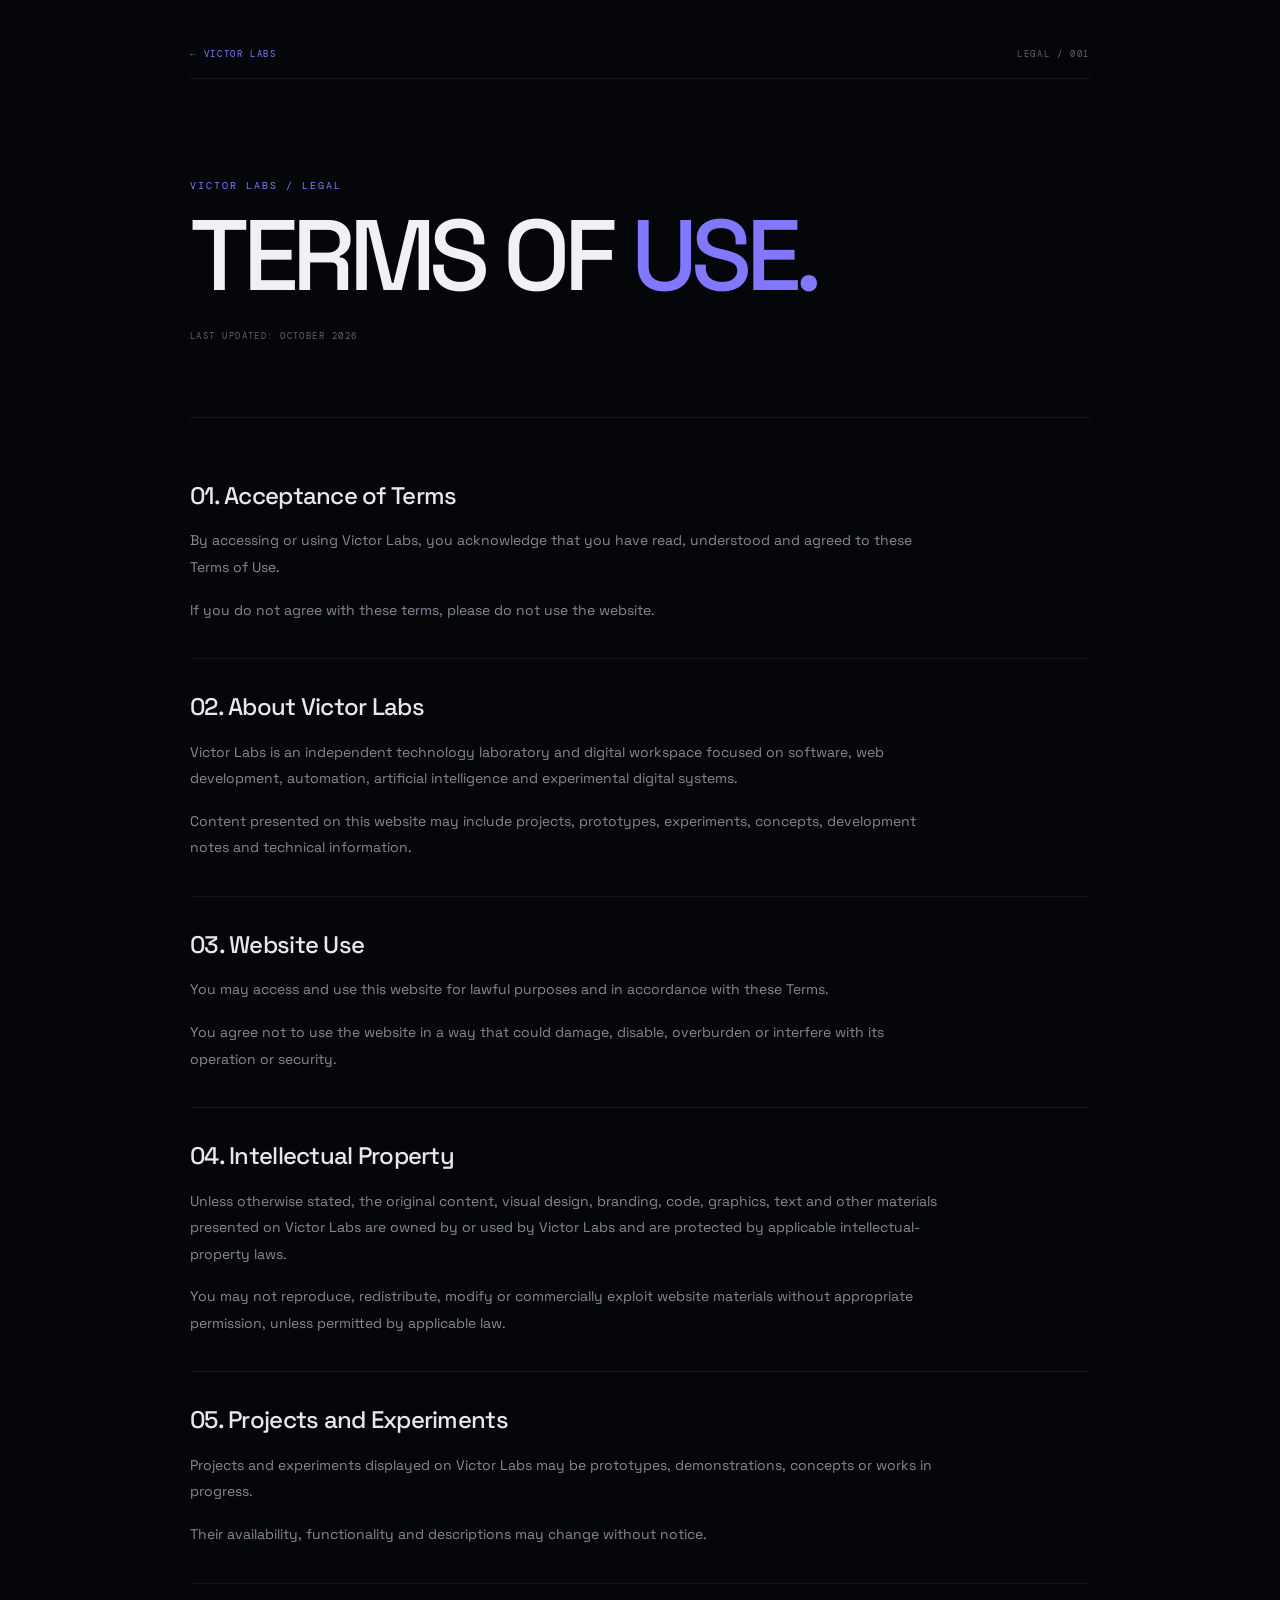
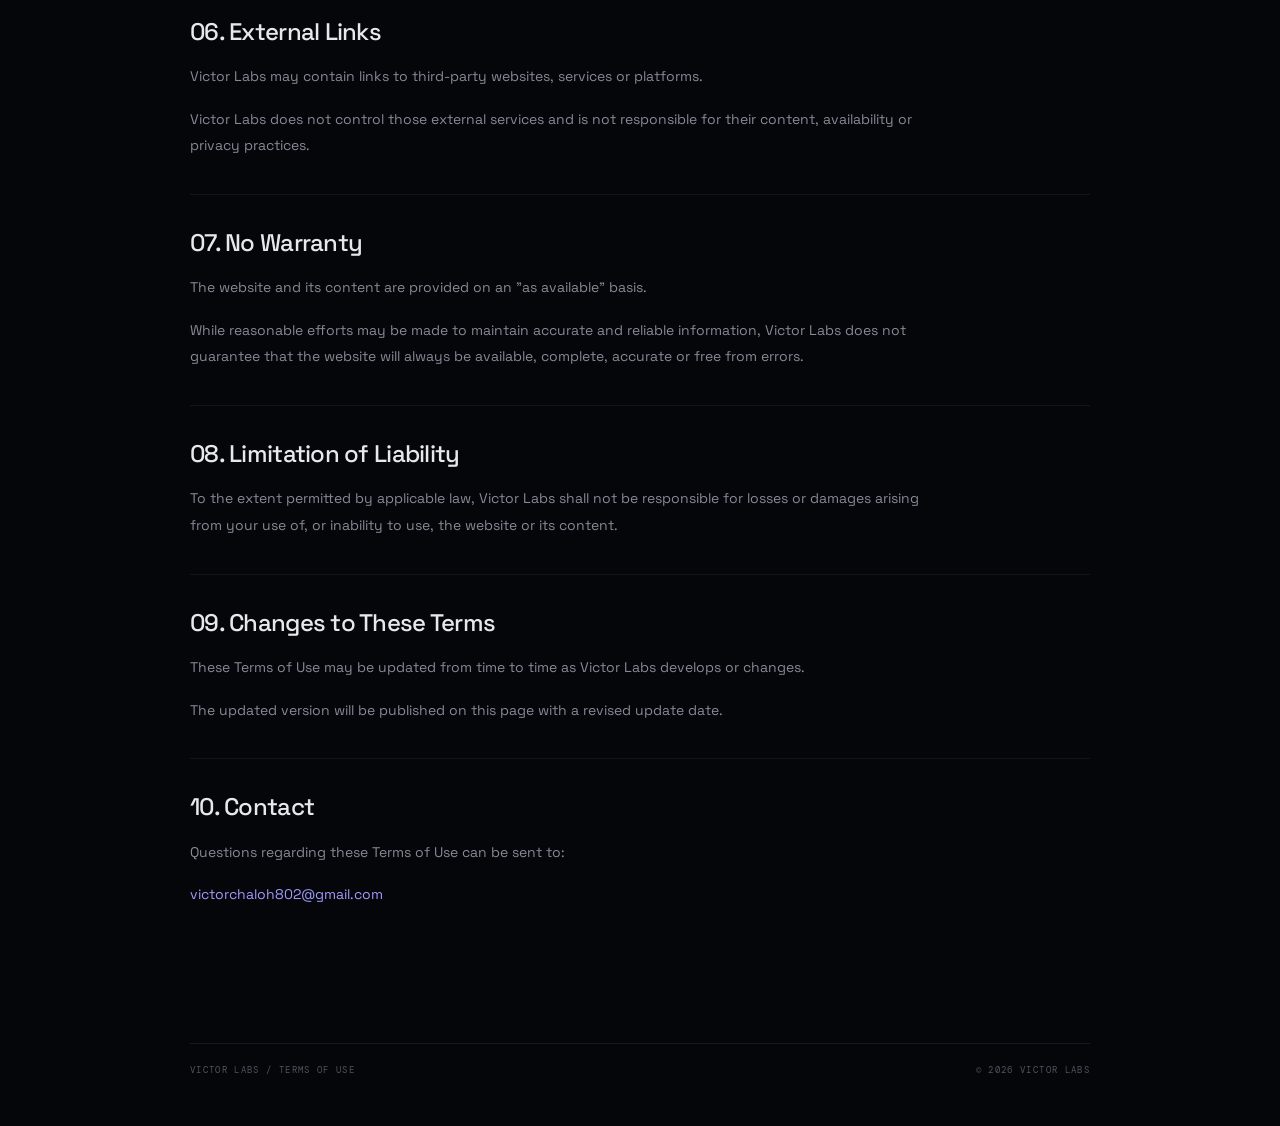
<file: terms.html>
<!DOCTYPE html>
<html lang="en">

<head>

    <meta charset="UTF-8">

    <meta
        name="viewport"
        content="width=device-width, initial-scale=1.0"
    >

    <title>Terms of Use — Victor Labs</title>

    <meta
        name="description"
        content="Terms of Use for Victor Labs."
    >

    <meta
        name="robots"
        content="index, follow"
    >

    <link
        rel="icon"
        type="image/svg+xml"
        href="favicon.svg"
    >

    <link
        rel="preconnect"
        href="https://fonts.googleapis.com"
    >

    <link
        rel="preconnect"
        href="https://fonts.gstatic.com"
        crossorigin
    >

    <link
        href="https://fonts.googleapis.com/css2?family=DM+Mono:wght@300;400;500&family=Space+Grotesk:wght@300;400;500;600&display=swap"
        rel="stylesheet"
    >

    <style>

        * {
            box-sizing: border-box;
        }

        html {
            scroll-behavior: smooth;
        }

        body {
            margin: 0;
            background: #05060a;
            color: #e8e9ee;
            font-family: "Space Grotesk", sans-serif;
        }

        a {
            color: inherit;
        }

        .legal-page {
            min-height: 100vh;
            padding: 30px;
            position: relative;
            overflow: hidden;
        }

        .legal-grid {
            position: fixed;
            inset: 0;
            pointer-events: none;
            opacity: .4;

            background-image:
                linear-gradient(
                    rgba(255,255,255,.025) 1px,
                    transparent 1px
                ),
                linear-gradient(
                    90deg,
                    rgba(255,255,255,.025) 1px,
                    transparent 1px
                );

            background-size: 55px 55px;

            mask-image: linear-gradient(
                to bottom,
                black,
                transparent 90%
            );
        }

        .legal-container {
            position: relative;
            z-index: 2;

            width: min(900px, 100%);
            margin: 0 auto;
        }

        .legal-top {
            display: flex;
            justify-content: space-between;
            gap: 20px;

            padding: 18px 0;

            border-bottom: 1px solid rgba(255,255,255,.08);

            font-family: "DM Mono", monospace;
            font-size: 9px;
            letter-spacing: .18em;
            text-transform: uppercase;

            color: #5d626d;
        }

        .legal-top a {
            color: #8178ff;
            text-decoration: none;
        }

        .legal-top a:hover {
            color: #ffffff;
        }

        .legal-header {
            padding: 100px 0 75px;
            border-bottom: 1px solid rgba(255,255,255,.08);
        }

        .legal-label {
            margin-bottom: 20px;

            font-family: "DM Mono", monospace;
            font-size: 10px;
            letter-spacing: .2em;
            text-transform: uppercase;

            color: #8178ff;
        }

        .legal-header h1 {
            margin: 0;

            font-size: clamp(55px, 9vw, 100px);
            line-height: .88;
            letter-spacing: -.065em;
            font-weight: 500;

            color: #f0f1f5;
        }

        .legal-header h1 span {
            color: #8178ff;
        }

        .legal-date {
            margin-top: 30px;

            font-family: "DM Mono", monospace;
            font-size: 9px;
            letter-spacing: .16em;
            text-transform: uppercase;

            color: #5d626d;
        }

        .legal-content {
            padding: 65px 0 100px;
        }

        .legal-section {
            padding: 35px 0;
            border-bottom: 1px solid rgba(255,255,255,.06);
        }

        .legal-section:first-child {
            padding-top: 0;
        }

        .legal-section:last-child {
            border-bottom: none;
        }

        .legal-section h2 {
            margin: 0 0 18px;

            font-size: 24px;
            line-height: 1.1;
            letter-spacing: -.03em;
            font-weight: 500;

            color: #e7e8ee;
        }

        .legal-section p {
            max-width: 760px;
            margin: 0 0 16px;

            font-size: 14px;
            line-height: 1.9;

            color: #858a96;
        }

        .legal-section p:last-child {
            margin-bottom: 0;
        }

        .legal-section ul {
            max-width: 760px;
            margin: 0;
            padding-left: 22px;

            color: #858a96;
        }

        .legal-section li {
            margin-bottom: 10px;

            font-size: 14px;
            line-height: 1.8;
        }

        .legal-section strong {
            color: #c7c9d1;
            font-weight: 500;
        }

        .legal-section a {
            color: #a19aff;
            text-decoration: none;
        }

        .legal-section a:hover {
            color: #ffffff;
        }

        .legal-footer {
            display: flex;
            justify-content: space-between;
            gap: 20px;

            padding: 20px 0;

            border-top: 1px solid rgba(255,255,255,.08);

            font-family: "DM Mono", monospace;
            font-size: 9px;
            letter-spacing: .15em;
            text-transform: uppercase;

            color: #50545e;
        }

        @media (max-width: 700px) {

            .legal-page {
                padding: 15px;
            }

            .legal-header {
                padding: 70px 0 55px;
            }

            .legal-content {
                padding: 45px 0 70px;
            }

            .legal-section {
                padding: 28px 0;
            }

            .legal-section h2 {
                font-size: 21px;
            }

            .legal-section p,
            .legal-section li {
                font-size: 13px;
            }

            .legal-footer {
                flex-direction: column;
                gap: 8px;
            }

        }

    </style>

</head>


<body>

    <div class="legal-page">

        <div class="legal-grid"></div>


        <div class="legal-container">


            <div class="legal-top">

                <a href="index.html">
                    ← VICTOR LABS
                </a>

                <span>
                    LEGAL / 001
                </span>

            </div>


            <header class="legal-header">

                <div class="legal-label">
                    VICTOR LABS / LEGAL
                </div>

                <h1>
                    TERMS OF
                    <span>USE.</span>
                </h1>

                <div class="legal-date">
                    LAST UPDATED: OCTOBER 2026
                </div>

            </header>


            <main class="legal-content">


                <section class="legal-section">

                    <h2>
                        01. Acceptance of Terms
                    </h2>

                    <p>
                        By accessing or using Victor Labs, you
                        acknowledge that you have read, understood
                        and agreed to these Terms of Use.
                    </p>

                    <p>
                        If you do not agree with these terms, please
                        do not use the website.
                    </p>

                </section>


                <section class="legal-section">

                    <h2>
                        02. About Victor Labs
                    </h2>

                    <p>
                        Victor Labs is an independent technology
                        laboratory and digital workspace focused
                        on software, web development, automation,
                        artificial intelligence and experimental
                        digital systems.
                    </p>

                    <p>
                        Content presented on this website may include
                        projects, prototypes, experiments, concepts,
                        development notes and technical information.
                    </p>

                </section>


                <section class="legal-section">

                    <h2>
                        03. Website Use
                    </h2>

                    <p>
                        You may access and use this website for
                        lawful purposes and in accordance with
                        these Terms.
                    </p>

                    <p>
                        You agree not to use the website in a way
                        that could damage, disable, overburden or
                        interfere with its operation or security.
                    </p>

                </section>


                <section class="legal-section">

                    <h2>
                        04. Intellectual Property
                    </h2>

                    <p>
                        Unless otherwise stated, the original
                        content, visual design, branding, code,
                        graphics, text and other materials presented
                        on Victor Labs are owned by or used by
                        Victor Labs and are protected by applicable
                        intellectual-property laws.
                    </p>

                    <p>
                        You may not reproduce, redistribute,
                        modify or commercially exploit website
                        materials without appropriate permission,
                        unless permitted by applicable law.
                    </p>

                </section>


                <section class="legal-section">

                    <h2>
                        05. Projects and Experiments
                    </h2>

                    <p>
                        Projects and experiments displayed on Victor
                        Labs may be prototypes, demonstrations,
                        concepts or works in progress.
                    </p>

                    <p>
                        Their availability, functionality and
                        descriptions may change without notice.
                    </p>

                </section>


                <section class="legal-section">

                    <h2>
                        06. External Links
                    </h2>

                    <p>
                        Victor Labs may contain links to third-party
                        websites, services or platforms.
                    </p>

                    <p>
                        Victor Labs does not control those external
                        services and is not responsible for their
                        content, availability or privacy practices.
                    </p>

                </section>


                <section class="legal-section">

                    <h2>
                        07. No Warranty
                    </h2>

                    <p>
                        The website and its content are provided
                        on an "as available" basis.
                    </p>

                    <p>
                        While reasonable efforts may be made to
                        maintain accurate and reliable information,
                        Victor Labs does not guarantee that the
                        website will always be available, complete,
                        accurate or free from errors.
                    </p>

                </section>


                <section class="legal-section">

                    <h2>
                        08. Limitation of Liability
                    </h2>

                    <p>
                        To the extent permitted by applicable law,
                        Victor Labs shall not be responsible for
                        losses or damages arising from your use of,
                        or inability to use, the website or its
                        content.
                    </p>

                </section>


                <section class="legal-section">

                    <h2>
                        09. Changes to These Terms
                    </h2>

                    <p>
                        These Terms of Use may be updated from time
                        to time as Victor Labs develops or changes.
                    </p>

                    <p>
                        The updated version will be published on
                        this page with a revised update date.
                    </p>

                </section>


                <section class="legal-section">

                    <h2>
                        10. Contact
                    </h2>

                    <p>
                        Questions regarding these Terms of Use can
                        be sent to:
                    </p>

                    <p>
                        <a href="mailto:victorchaloh802@gmail.com">
                            victorchaloh802@gmail.com
                        </a>
                    </p>

                </section>


            </main>


            <footer class="legal-footer">

                <span>
                    VICTOR LABS / TERMS OF USE
                </span>

                <span>
                    © 2026 VICTOR LABS
                </span>

            </footer>


        </div>

    </div>

</body>

</html>
</file>
<file: style.css>
:root {
    --bg: #05060a;
    --bg-soft: #080a10;
    --surface: rgba(255, 255, 255, 0.035);
    --surface-hover: rgba(255, 255, 255, 0.055);

    --text: #f4f5f8;
    --muted: #858b99;
    --dim: #505663;

    --line: rgba(255, 255, 255, 0.09);
    --line-soft: rgba(255, 255, 255, 0.055);

    --accent: #8178ff;
    --accent-bright: #a19aff;
    --cyan: #5de4ff;

    --green: #6dffac;

    --max-width: 1440px;
}


/* =========================================
   RESET
========================================= */

* {
    margin: 0;
    padding: 0;
    box-sizing: border-box;
}

html {
    scroll-behavior: smooth;
    background: var(--bg);
}

body {
    background: var(--bg);
    color: var(--text);
    font-family: "Inter", sans-serif;
    overflow-x: hidden;
    cursor: none;
}

body.menu-open {
    overflow: hidden;
}

a {
    color: inherit;
    text-decoration: none;
}

button,
input {
    font: inherit;
}

button {
    border: 0;
}

::selection {
    background: var(--accent);
    color: white;
}


/* =========================================
   CUSTOM SCROLLBAR
========================================= */

::-webkit-scrollbar {
    width: 5px;
}

::-webkit-scrollbar-track {
    background: var(--bg);
}

::-webkit-scrollbar-thumb {
    background: #292d38;
}

::-webkit-scrollbar-thumb:hover {
    background: var(--accent);
}


/* =========================================
   BACKGROUND
========================================= */

.background {
    position: fixed;
    inset: 0;
    z-index: -20;
    overflow: hidden;
    background:
        radial-gradient(
            circle at 75% 15%,
            rgba(102, 91, 255, .08),
            transparent 30%
        ),
        radial-gradient(
            circle at 10% 85%,
            rgba(0, 180, 255, .045),
            transparent 28%
        ),
        var(--bg);
}

.background-grid {
    position: absolute;
    inset: 0;

    background-image:
        linear-gradient(
            rgba(255, 255, 255, .022) 1px,
            transparent 1px
        ),
        linear-gradient(
            90deg,
            rgba(255, 255, 255, .022) 1px,
            transparent 1px
        );

    background-size: 70px 70px;

    mask-image:
        linear-gradient(
            to bottom,
            black 0%,
            black 45%,
            transparent 100%
        );
}

.background-noise {
    position: absolute;
    inset: 0;
    opacity: .035;
    pointer-events: none;

    background-image:
        url("data:image/svg+xml,%3Csvg viewBox='0 0 180 180' xmlns='http://www.w3.org/2000/svg'%3E%3Cfilter id='n'%3E%3CfeTurbulence type='fractalNoise' baseFrequency='.8' numOctaves='4' stitchTiles='stitch'/%3E%3C/filter%3E%3Crect width='100%25' height='100%25' filter='url(%23n)' opacity='.7'/%3E%3C/svg%3E");
}

.ambient {
    position: absolute;
    width: 550px;
    height: 550px;
    border-radius: 50%;
    filter: blur(140px);
    opacity: .12;
    pointer-events: none;
}

.ambient-one {
    background: #6257ff;
    top: -300px;
    right: -180px;
    animation: ambientFloat 12s ease-in-out infinite alternate;
}

.ambient-two {
    background: #00a7ff;
    bottom: -350px;
    left: -250px;
    animation: ambientFloat 15s ease-in-out infinite alternate-reverse;
}

@keyframes ambientFloat {
    from {
        transform: translate(0, 0);
    }

    to {
        transform: translate(100px, 60px);
    }
}


/* =========================================
   PARTICLES
========================================= */

#particle-canvas {
    position: fixed;
    inset: 0;
    width: 100%;
    height: 100%;
    pointer-events: none;
    z-index: -5;
}


/* =========================================
   CURSOR
========================================= */

.cursor-dot {
    position: fixed;
    width: 7px;
    height: 7px;
    border-radius: 50%;
    background: white;
    pointer-events: none;
    z-index: 10001;
    transform: translate(-50%, -50%);
    mix-blend-mode: difference;
    opacity: 1;
    visibility: visible;
}

.cursor-glow {
    position: fixed;
    width: 360px;
    height: 360px;
    border-radius: 50%;
    pointer-events: none;
    z-index: 9998;

    background:
        radial-gradient(
            circle,
            rgba(129, 120, 255, .08),
            transparent 67%
        );

    transform: translate(-50%, -50%);
    opacity: 1;
    visibility: visible;
}


/* =========================================
   LOADER
========================================= */

.loader {
    position: fixed;
    inset: 0;
    z-index: 10000;
    background: var(--bg);

    display: flex;
    align-items: center;
    justify-content: center;

    transition:
        opacity .7s ease,
        visibility .7s ease;
}

.loader.hidden {
    opacity: 0;
    visibility: hidden;
}

.loader-inner {
    width: min(380px, 80%);
}

.loader-mark {
    text-align: center;
    color: var(--accent-bright);
    font-family: "DM Mono", monospace;
    font-size: 35px;
    margin-bottom: 35px;
}

.loader-line {
    width: 100%;
    height: 1px;
    background: rgba(255,255,255,.1);
    overflow: hidden;
}

.loader-line span {
    display: block;
    width: 0;
    height: 100%;
    background: var(--accent-bright);
    box-shadow: 0 0 20px var(--accent);
    transition: width .15s linear;
}

.loader-meta {
    display: flex;
    justify-content: space-between;
    margin-top: 12px;

    font-family: "DM Mono", monospace;
    font-size: 9px;
    letter-spacing: 1.5px;
    color: var(--dim);
}


/* =========================================
   NAVIGATION
========================================= */

.navbar {
    position: fixed;
    top: 0;
    left: 0;

    width: 100%;
    height: 78px;

    padding: 0 5.5%;

    display: flex;
    align-items: center;
    justify-content: space-between;

    border-bottom: 1px solid transparent;

    background: rgba(5, 6, 10, .45);
    backdrop-filter: blur(18px);

    z-index: 1000;

    transition:
        background .3s ease,
        border-color .3s ease;
}

.navbar.scrolled {
    background: rgba(5, 6, 10, .88);
    border-color: var(--line-soft);
}

.brand {
    display: inline-flex;
    align-items: center;
    gap: 11px;

    font-family: "Space Grotesk", sans-serif;
    font-weight: 700;
    letter-spacing: -.8px;
}

.brand-mark {
    color: var(--accent-bright);
    font-family: "DM Mono", monospace;
    font-size: 14px;
}

.brand-name {
    font-size: 15px;
}

.brand-name span {
    color: var(--accent-bright);
}

.desktop-nav {
    display: flex;
    align-items: center;
    gap: 30px;
}

.nav-link {
    position: relative;

    display: flex;
    align-items: center;
    gap: 7px;

    color: var(--muted);

    font-size: 11px;
    transition: color .25s ease;
}

.nav-link span {
    color: #3e4350;
    font-family: "DM Mono", monospace;
    font-size: 8px;
}

.nav-link::after {
    content: "";
    position: absolute;
    left: 0;
    bottom: -8px;

    width: 0;
    height: 1px;

    background: var(--accent-bright);

    transition: width .3s ease;
}

.nav-link:hover,
.nav-link.active {
    color: white;
}

.nav-link.active::after {
    width: 100%;
}

.nav-connect {
    display: flex;
    align-items: center;
    gap: 12px;

    padding: 10px 15px;

    border: 1px solid var(--line);
    border-radius: 100px;

    color: #d8dae0;
    font-size: 11px;

    transition:
        background .3s ease,
        color .3s ease,
        transform .3s ease;
}

.nav-connect:hover {
    background: white;
    color: black;
    transform: translateY(-2px);
}

.nav-connect span {
    font-size: 14px;
}

.menu-button {
    display: none;
    width: 35px;
    height: 35px;

    background: transparent;
    cursor: none;
}

.menu-button span {
    display: block;

    width: 24px;
    height: 1px;

    margin: 6px auto;

    background: white;

    transition: transform .3s ease;
}

.menu-button.open span:first-child {
    transform: translateY(3.5px) rotate(45deg);
}

.menu-button.open span:last-child {
    transform: translateY(-3.5px) rotate(-45deg);
}


/* =========================================
   MOBILE MENU
========================================= */

.mobile-menu {
    position: fixed;
    inset: 78px 0 0;

    padding: 30px 7%;

    background: rgba(5,6,10,.97);
    backdrop-filter: blur(25px);

    z-index: 900;

    transform: translateY(-110%);
    opacity: 0;

    transition:
        transform .5s cubic-bezier(.77,0,.18,1),
        opacity .4s ease;

    pointer-events: none;
}

.mobile-menu.open {
    transform: translateY(0);
    opacity: 1;
    pointer-events: auto;
}

.mobile-menu-top {
    display: flex;
    justify-content: space-between;

    padding-bottom: 20px;
    margin-bottom: 15px;

    border-bottom: 1px solid var(--line-soft);

    color: var(--dim);
    font-family: "DM Mono", monospace;
    font-size: 9px;
    letter-spacing: 1px;
}

.mobile-menu > a {
    display: flex;
    align-items: center;
    gap: 20px;

    padding: 19px 0;

    border-bottom: 1px solid var(--line-soft);

    font-family: "Space Grotesk", sans-serif;
    font-size: 28px;
}

.mobile-menu > a span {
    color: var(--accent-bright);
    font-family: "DM Mono", monospace;
    font-size: 9px;
}


/* =========================================
   GENERAL
========================================= */

main {
    position: relative;
}

.section {
    width: min(var(--max-width), 100%);
    margin: 0 auto;
    padding: 100px 6%;
}

.section-top {
    display: flex;
    align-items: center;
    gap: 15px;

    margin-bottom: 60px;

    color: var(--dim);
    font-family: "DM Mono", monospace;
    font-size: 9px;
    letter-spacing: 1.5px;
}

.section-number {
    color: var(--accent-bright);
}

.section-label {
    color: var(--dim);
}

.section-top::before {
    content: "";
    width: 35px;
    height: 1px;
    background: var(--line);
}


/* =========================================
   HERO
========================================= */

.hero {
    min-height: 100vh;
    width: min(var(--max-width), 100%);
    margin: 0 auto;

    padding: 145px 6% 80px;

    display: grid;
    grid-template-columns: 1.1fr .9fr;

    align-items: center;

    position: relative;
}

.hero-left {
    position: relative;
    z-index: 2;
}

.eyebrow {
    display: flex;
    align-items: center;
    gap: 10px;

    margin-bottom: 35px;

    color: #777d8b;

    font-family: "DM Mono", monospace;
    font-size: 9px;
    letter-spacing: 1.5px;
}

.eyebrow-line {
    width: 28px;
    height: 1px;
    background: var(--accent);
}

.eyebrow-status {
    display: inline-flex;
    align-items: center;
    gap: 6px;

    margin-left: 5px;

    color: #5c8f73;
}

.eyebrow-status i,
.lab-live i {
    width: 5px;
    height: 5px;

    border-radius: 50%;

    background: var(--green);
    box-shadow: 0 0 12px var(--green);

    animation: livePulse 1.6s infinite;
}

@keyframes livePulse {
    50% {
        opacity: .35;
    }
}

.hero-title {
    font-family: "Space Grotesk", sans-serif;
    font-size: clamp(70px, 8.5vw, 132px);

    line-height: .82;
    letter-spacing: -8px;

    margin-bottom: 45px;

    font-weight: 600;
}

.hero-line {
    display: block;

    opacity: 0;
    transform: translateY(45px);

    animation: heroReveal .9s cubic-bezier(.16,1,.3,1) forwards;
}

.hero-line:nth-child(1) {
    animation-delay: .25s;
}

.hero-line:nth-child(2) {
    animation-delay: .4s;
}

.hero-line:nth-child(3) {
    animation-delay: .55s;
}

.hero-outline {
    color: transparent;

    -webkit-text-stroke:
        1px rgba(255,255,255,.45);
}

.hero-dot {
    color: var(--accent-bright);
    -webkit-text-stroke: 0;
}

@keyframes heroReveal {
    to {
        opacity: 1;
        transform: translateY(0);
    }
}

.hero-bottom {
    display: flex;
    align-items: flex-end;
    gap: 50px;

    opacity: 0;
    transform: translateY(25px);

    animation:
        fadeUp .8s .8s cubic-bezier(.16,1,.3,1) forwards;
}

.hero-description {
    max-width: 390px;

    color: var(--muted);

    font-size: 13px;
    line-height: 1.85;
}

.hero-actions {
    display: flex;
    flex-direction: column;
    gap: 9px;

    flex-shrink: 0;
}

.button {
    display: inline-flex;
    align-items: center;
    justify-content: space-between;
    gap: 25px;

    min-width: 185px;

    padding: 14px 16px;

    border-radius: 3px;

    font-size: 10px;
    letter-spacing: .1px;

    transition:
        transform .3s ease,
        background .3s ease,
        color .3s ease,
        border-color .3s ease;
}

.button-primary {
    background: white;
    color: black;
}

.button-primary:hover {
    transform: translateY(-3px);
    box-shadow: 0 18px 45px rgba(255,255,255,.1);
}

.button-ghost {
    border: 1px solid var(--line);
    color: #a8adb8;
}

.button-ghost:hover {
    color: white;
    border-color: rgba(255,255,255,.25);
    transform: translateY(-3px);
}

.button-arrow {
    font-size: 14px;
}

.hero-right {
    height: 600px;

    display: flex;
    align-items: center;
    justify-content: center;

    position: relative;
}

.hero-system {
    width: 520px;
    height: 520px;

    position: relative;

    transform-style: preserve-3d;
    transition: transform .2s ease;
}

.system-core {
    position: absolute;

    width: 175px;
    height: 175px;

    left: 50%;
    top: 50%;

    transform: translate(-50%, -50%);

    border-radius: 50%;

    display: flex;
    align-items: center;
    justify-content: center;

    background:
        radial-gradient(
            circle,
            rgba(129,120,255,.16),
            rgba(129,120,255,.02) 58%,
            transparent 70%
        );

    box-shadow:
        0 0 80px rgba(129,120,255,.13),
        inset 0 0 50px rgba(129,120,255,.08);

    animation: coreFloat 5s ease-in-out infinite;
}

@keyframes coreFloat {
    50% {
        transform:
            translate(-50%, -50%)
            scale(1.045);
    }
}

.core-ring {
    position: absolute;
    border: 1px solid rgba(157,149,255,.35);
    border-radius: 50%;
}

.core-ring-one {
    inset: 14px;
    animation: ringRotate 12s linear infinite;
}

.core-ring-two {
    inset: 34px;
    border-color: rgba(255,255,255,.1);
    animation: ringRotateReverse 8s linear infinite;
}

@keyframes ringRotate {
    to {
        transform: rotate(360deg);
    }
}

@keyframes ringRotateReverse {
    to {
        transform: rotate(-360deg);
    }
}

.core-center {
    position: relative;

    width: 85px;
    height: 85px;

    border: 1px solid rgba(255,255,255,.15);
    border-radius: 50%;

    display: flex;
    align-items: center;
    justify-content: center;

    background: rgba(8,9,15,.75);
}

.core-symbol {
    color: var(--accent-bright);
    font-family: "DM Mono", monospace;
    font-size: 20px;
}

.core-pulse {
    position: absolute;
    inset: -12px;

    border: 1px solid rgba(129,120,255,.18);
    border-radius: 50%;

    animation: corePulse 2.5s infinite;
}

@keyframes corePulse {
    0% {
        opacity: .7;
        transform: scale(.8);
    }

    100% {
        opacity: 0;
        transform: scale(1.25);
    }
}

.system-orbit {
    position: absolute;

    left: 50%;
    top: 50%;

    border: 1px solid rgba(255,255,255,.075);
    border-radius: 50%;

    transform-style: preserve-3d;
}

.orbit-a {
    width: 300px;
    height: 300px;

    transform:
        translate(-50%, -50%)
        rotateX(65deg)
        rotateZ(20deg);

    animation: orbitA 14s linear infinite;
}

.orbit-b {
    width: 410px;
    height: 220px;

    transform:
        translate(-50%, -50%)
        rotateY(63deg)
        rotateZ(-25deg);

    animation: orbitB 18s linear infinite reverse;
}

.orbit-c {
    width: 465px;
    height: 465px;

    transform:
        translate(-50%, -50%)
        rotateX(72deg)
        rotateY(10deg);

    border-color: rgba(129,120,255,.1);

    animation: orbitC 25s linear infinite;
}

@keyframes orbitA {
    to {
        transform:
            translate(-50%, -50%)
            rotateX(65deg)
            rotateZ(380deg);
    }
}

@keyframes orbitB {
    to {
        transform:
            translate(-50%, -50%)
            rotateY(63deg)
            rotateZ(-385deg);
    }
}

@keyframes orbitC {
    to {
        transform:
            translate(-50%, -50%)
            rotateX(72deg)
            rotateY(370deg);
    }
}

.system-node {
    position: absolute;

    width: 42px;
    height: 42px;

    display: flex;
    align-items: center;
    justify-content: center;

    border: 1px solid rgba(129,120,255,.3);

    background: rgba(7,8,14,.85);
    backdrop-filter: blur(10px);

    color: var(--accent-bright);

    font-family: "DM Mono", monospace;
    font-size: 8px;

    animation: nodeFloat 4s ease-in-out infinite;
}

.node-one {
    top: 80px;
    right: 80px;
}

.node-two {
    bottom: 105px;
    left: 55px;

    animation-delay: -1.3s;
}

.node-three {
    right: 30px;
    bottom: 180px;

    animation-delay: -2.2s;
}

@keyframes nodeFloat {
    50% {
        transform: translateY(-9px);
    }
}

.system-data {
    position: absolute;

    display: flex;
    flex-direction: column;
    gap: 4px;

    font-family: "DM Mono", monospace;
}

.system-data span {
    color: #4e5360;
    font-size: 7px;
    letter-spacing: 1px;
}

.system-data strong {
    color: #9ca1ad;
    font-size: 10px;
    font-weight: 400;
}

.data-one {
    top: 125px;
    left: 15px;
}

.data-two {
    right: 15px;
    bottom: 105px;
}

.system-label {
    position: absolute;

    display: flex;
    justify-content: space-between;

    width: 100%;

    font-family: "DM Mono", monospace;
    font-size: 7px;
    letter-spacing: 1px;

    color: #4b505c;
}

.system-label-top {
    top: 8px;
}

.system-label-bottom {
    bottom: 8px;
}


/* =========================================
   HERO FOOT DETAILS
========================================= */

.hero-scroll {
    position: absolute;
    left: 6%;
    bottom: 35px;

    display: flex;
    align-items: center;
    gap: 12px;

    color: #555a67;

    font-family: "DM Mono", monospace;
    font-size: 8px;
    letter-spacing: 1px;
}

.scroll-line {
    width: 35px;
    height: 1px;
    background: #454a56;

    position: relative;
    overflow: hidden;
}

.scroll-line::after {
    content: "";

    position: absolute;
    left: 0;
    top: 0;

    width: 15px;
    height: 100%;

    background: var(--accent-bright);

    animation: scrollLine 2s ease-in-out infinite;
}

@keyframes scrollLine {
    0% {
        transform: translateX(-20px);
    }

    50% {
        transform: translateX(40px);
    }

    100% {
        transform: translateX(-20px);
    }
}

.hero-index {
    position: absolute;
    right: 6%;
    bottom: 35px;

    color: #3f444f;

    font-family: "DM Mono", monospace;
    font-size: 8px;
}


/* =========================================
   MARQUEE
========================================= */

.marquee {
    width: 100%;
    overflow: hidden;

    border-top: 1px solid var(--line-soft);
    border-bottom: 1px solid var(--line-soft);

    background: rgba(255,255,255,.012);
}

.marquee-track {
    width: max-content;

    display: flex;
    align-items: center;
    gap: 35px;

    padding: 17px 0;

    color: #565b68;

    font-family: "Space Grotesk", sans-serif;
    font-size: 11px;
    letter-spacing: 2px;

    animation: marquee 28s linear infinite;
}

.marquee-track i {
    color: var(--accent);
    font-style: normal;
    font-size: 8px;
}

@keyframes marquee {
    to {
        transform: translateX(-50%);
    }
}


/* =========================================
   ABOUT
========================================= */

.about-intro {
    display: grid;
    grid-template-columns: 1.3fr .7fr;
    gap: 80px;

    margin-bottom: 90px;
}

.about-intro h2,
.section-heading-row h2,
.contact-wrap h2,
.lab-header h2 {
    font-family: "Space Grotesk", sans-serif;

    font-size: clamp(45px, 6vw, 82px);

    line-height: .95;
    letter-spacing: -4px;

    font-weight: 600;
}

.about-intro h2 span,
.section-heading-row h2 span,
.contact-wrap h2 span,
.lab-header h2 span {
    display: block;

    color: transparent;

    -webkit-text-stroke:
        1px rgba(255,255,255,.4);
}

.about-intro-copy {
    padding-top: 8px;
}

.about-intro-copy p {
    max-width: 420px;

    color: var(--muted);

    font-size: 14px;
    line-height: 1.85;
}

.about-intro-copy p + p {
    margin-top: 24px;
    color: #646a77;
}

.about-grid {
    display: grid;
    grid-template-columns: 1.4fr 1fr 1fr;
    gap: 10px;
}

.about-card {
    min-height: 300px;

    position: relative;

    padding: 30px;

    border: 1px solid var(--line);

    background: var(--surface);

    transition:
        transform .4s cubic-bezier(.16,1,.3,1),
        border-color .4s ease,
        background .4s ease;
}

.about-card:hover {
    transform: translateY(-8px);

    border-color: rgba(129,120,255,.35);

    background: var(--surface-hover);
}

.about-card-large {
    background:
        radial-gradient(
            circle at 75% 25%,
            rgba(129,120,255,.12),
            transparent 35%
        ),
        var(--surface);
}

.card-index {
    position: absolute;
    top: 25px;
    right: 25px;

    color: #454a57;

    font-family: "DM Mono", monospace;
    font-size: 9px;
}

.about-card-icon {
    margin-top: 70px;
    margin-bottom: 45px;

    color: var(--accent-bright);

    font-family: "DM Mono", monospace;
    font-size: 25px;
}

.about-card h3 {
    margin-bottom: 12px;

    font-family: "Space Grotesk", sans-serif;
    font-size: 20px;
}

.about-card p {
    max-width: 270px;

    color: var(--muted);

    font-size: 12px;
    line-height: 1.75;
}


/* =========================================
   STACK
========================================= */

.stack-section {
    padding-top: 100px;
}

.section-heading-row {
    display: grid;
    grid-template-columns: 1.2fr .8fr;
    gap: 80px;

    align-items: end;

    margin-bottom: 65px;
}

.section-heading-row p {
    max-width: 360px;

    color: var(--muted);

    font-size: 13px;
    line-height: 1.8;
}

.stack-list {
    border-top: 1px solid var(--line);
}

.stack-item {
    min-height: 115px;

    display: grid;
    grid-template-columns: 70px 1.2fr 1fr 50px;
    align-items: center;
    gap: 30px;

    border-bottom: 1px solid var(--line);

    transition:
        padding .4s ease,
        background .4s ease;
}

.stack-item:hover {
    padding-left: 20px;
    padding-right: 20px;

    background: rgba(255,255,255,.018);
}

.stack-number {
    color: #4d525f;

    font-family: "DM Mono", monospace;
    font-size: 9px;
}

.stack-name {
    display: flex;
    align-items: center;
    gap: 18px;

    font-family: "Space Grotesk", sans-serif;
    font-size: 18px;
}

.stack-icon {
    width: 42px;
    height: 42px;

    display: flex;
    align-items: center;
    justify-content: center;

    border: 1px solid rgba(129,120,255,.25);

    color: var(--accent-bright);

    font-family: "DM Mono", monospace;
    font-size: 10px;
}

.stack-description {
    max-width: 280px;

    color: #696f7c;

    font-size: 11px;
    line-height: 1.6;
}

.stack-arrow {
    color: #535865;

    font-size: 17px;

    transition:
        color .3s ease,
        transform .3s ease;
}

.stack-item:hover .stack-arrow {
    color: var(--accent-bright);
    transform: translate(3px, -3px);
}


/* =========================================
   TERMINAL
========================================= */

.terminal-section {
    padding-top: 80px;
}

.terminal-window {
    border: 1px solid var(--line);

    background: #07080c;

    box-shadow:
        0 40px 100px rgba(0,0,0,.3);
}

.terminal-top {
    height: 48px;

    padding: 0 18px;

    display: grid;
    grid-template-columns: 1fr auto 1fr;
    align-items: center;

    border-bottom: 1px solid var(--line);

    color: #555b68;

    font-family: "DM Mono", monospace;
    font-size: 9px;
}

.terminal-controls {
    display: flex;
    gap: 6px;
}

.terminal-controls span {
    width: 7px;
    height: 7px;

    border-radius: 50%;

    background: #353944;
}

.terminal-title {
    color: #626875;
}

.terminal-status {
    justify-self: end;

    color: #4c8765;
}

.terminal-content {
    min-height: 390px;

    padding: 32px;

    font-family: "DM Mono", monospace;
    font-size: 11px;

    line-height: 2;
}

.terminal-line {
    color: #b5bac5;
}

.terminal-green {
    color: #62dc9b;
}

.terminal-blue {
    color: #8580ff;
}

.terminal-response {
    margin-top: 18px;
    color: #646a76;
}

.terminal-command-list {
    display: flex;
    flex-direction: column;

    margin: 12px 0 30px 20px;

    color: #5e6470;
}

.terminal-command-list b {
    color: #9298a5;
    font-weight: 400;
}

.terminal-input-row {
    display: flex;
    align-items: center;
    color: #b5bac5;
}

.terminal-input-row input {
    flex: 1;

    min-width: 30px;

    margin-left: 8px;

    outline: none;
    border: none;

    background: transparent;

    color: #e5e7eb;

    font-family: "DM Mono", monospace;
    font-size: 11px;

    caret-color: var(--accent-bright);
}

.terminal-cursor {
    width: 6px;
    height: 14px;

    margin-left: 2px;

    background: var(--accent-bright);

    animation: terminalBlink .8s infinite;
}

@keyframes terminalBlink {
    50% {
        opacity: 0;
    }
}


/* =========================================
   PROJECTS
========================================= */

.projects-section {
    padding-top: 110px;
}

.projects-grid {
    display: grid;
    grid-template-columns: 1.3fr .7fr;
    gap: 12px;
}

.project {
    border: 1px solid var(--line);

    background: var(--surface);

    overflow: hidden;

    transition:
        transform .4s cubic-bezier(.16,1,.3,1),
        border-color .4s ease;
}

.project:hover {
    transform: translateY(-7px);
    border-color: rgba(129,120,255,.35);
}

.project-featured {
    grid-row: span 2;
}

.project-visual {
    height: 330px;

    position: relative;
    overflow: hidden;

    border-bottom: 1px solid var(--line);
}

.project-featured .project-visual {
    height: 440px;
}

.visual-one {
    background:
        radial-gradient(
            circle at 65% 45%,
            rgba(129,120,255,.22),
            transparent 30%
        ),
        #080910;
}

.visual-grid {
    position: absolute;
    inset: 0;

    background-image:
        linear-gradient(rgba(255,255,255,.025) 1px, transparent 1px),
        linear-gradient(90deg, rgba(255,255,255,.025) 1px, transparent 1px);

    background-size: 45px 45px;

    transform: perspective(400px) rotateX(55deg) scale(1.5);
    transform-origin: center bottom;
}

.visual-orb {
    position: absolute;

    width: 170px;
    height: 170px;

    left: 50%;
    top: 50%;

    transform: translate(-50%, -50%);

    border: 1px solid rgba(159,151,255,.45);
    border-radius: 50%;

    box-shadow:
        0 0 70px rgba(129,120,255,.16),
        inset 0 0 50px rgba(129,120,255,.08);

    animation: visualOrb 5s ease-in-out infinite;
}

.visual-orb::after {
    content: "";

    position: absolute;
    inset: 25px;

    border: 1px solid rgba(255,255,255,.15);
    border-radius: 50%;
}

@keyframes visualOrb {
    50% {
        transform:
            translate(-50%, -50%)
            scale(1.08);
    }
}

.visual-code {
    position: absolute;

    left: 30px;
    bottom: 28px;

    color: #555b68;

    font-family: "DM Mono", monospace;
    font-size: 8px;

    line-height: 2;
}

.visual-code strong {
    color: #8b86ff;
    font-weight: 400;
}

.visual-two {
    display: flex;
    align-items: center;
    justify-content: center;

    background:
        radial-gradient(
            circle,
            rgba(0,170,255,.08),
            transparent 45%
        ),
        #080a0f;
}

.automation-lines {
    position: absolute;

    display: flex;
    flex-direction: column;
    gap: 18px;

    width: 55%;

    opacity: .5;
}

.automation-lines span {
    height: 1px;
    background: linear-gradient(
        90deg,
        transparent,
        rgba(93,228,255,.5),
        transparent
    );

    animation: automationLine 2.5s ease-in-out infinite;
}

.automation-lines span:nth-child(2) {
    animation-delay: -.6s;
}

.automation-lines span:nth-child(3) {
    animation-delay: -1.2s;
}

.automation-lines span:nth-child(4) {
    animation-delay: -1.8s;
}

@keyframes automationLine {
    50% {
        transform: translateX(25px);
        opacity: .35;
    }
}

.automation-core {
    position: relative;
    z-index: 2;

    width: 70px;
    height: 70px;

    display: flex;
    align-items: center;
    justify-content: center;

    border: 1px solid rgba(93,228,255,.25);

    background: rgba(8,10,15,.85);

    color: var(--cyan);

    box-shadow: 0 0 50px rgba(93,228,255,.1);

    animation: coreFloat 4s ease-in-out infinite;
}

.visual-three {
    display: flex;
    align-items: center;
    justify-content: center;

    background:
        radial-gradient(
            circle at center,
            rgba(129,120,255,.1),
            transparent 45%
        ),
        #08090e;
}

.interface-window {
    width: 55%;
    height: 60%;

    padding: 15px;

    display: grid;
    grid-template-columns: repeat(3, 1fr);
    grid-template-rows: 12px 1fr 1fr;

    gap: 8px;

    border: 1px solid rgba(255,255,255,.1);

    background: rgba(255,255,255,.025);

    transform:
        perspective(500px)
        rotateY(-10deg)
        rotateX(5deg);

    box-shadow: 25px 30px 60px rgba(0,0,0,.4);
}

.interface-window > div {
    height: 3px;
    background: rgba(255,255,255,.15);
}

.interface-window > span {
    display: block;

    border: 1px solid rgba(129,120,255,.13);

    background: rgba(129,120,255,.025);
}

.project-info {
    padding: 27px 30px 30px;
}

.project-meta {
    display: flex;
    justify-content: space-between;

    margin-bottom: 16px;

    color: #565c68;

    font-family: "DM Mono", monospace;
    font-size: 8px;
    letter-spacing: 1px;
}

.project-meta span:last-child {
    color: #628c75;
}

.project-info h3 {
    margin-bottom: 12px;

    font-family: "Space Grotesk", sans-serif;
    font-size: 25px;
}

.project-info p {
    max-width: 430px;

    margin-bottom: 20px;

    color: var(--muted);

    font-size: 11px;
    line-height: 1.7;
}

.project-tags {
    display: flex;
    flex-wrap: wrap;
    gap: 7px;

    margin-bottom: 22px;
}

.project-tags span {
    padding: 5px 8px;

    border: 1px solid var(--line);

    color: #656b77;

    font-family: "DM Mono", monospace;
    font-size: 7px;
}

.project-button {
    display: inline-flex;
    align-items: center;
    gap: 18px;

    padding: 10px 0;

    background: transparent;

    color: #c2c5cd;

    cursor: none;

    font-size: 10px;

    transition: color .25s ease;
}

.project-button:hover {
    color: var(--accent-bright);
}

.project-button span {
    font-size: 14px;
}


/* =========================================
   LAB STATUS
========================================= */

.lab-section {
    padding-top: 40px;
}

.lab-panel {
    padding: 55px;

    border: 1px solid var(--line);

    background:
        radial-gradient(
            circle at 80% 10%,
            rgba(129,120,255,.09),
            transparent 35%
        ),
        rgba(255,255,255,.018);
}

.lab-header {
    display: flex;
    align-items: flex-end;
    justify-content: space-between;

    margin-bottom: 60px;
}

.lab-header h2 {
    margin-top: 12px;
    font-size: clamp(40px, 5vw, 65px);
}

.lab-live {
    display: flex;
    align-items: center;
    gap: 8px;

    padding: 9px 13px;

    border: 1px solid rgba(109,255,172,.15);

    color: #6a9c7f;

    font-family: "DM Mono", monospace;
    font-size: 8px;
}

.lab-status-grid {
    display: grid;
    grid-template-columns: repeat(4, 1fr);

    border-top: 1px solid var(--line);
    border-bottom: 1px solid var(--line);
}

.lab-status-item {
    min-height: 130px;

    padding: 25px;

    border-right: 1px solid var(--line);
}

.lab-status-item:last-child {
    border-right: 0;
}

.lab-status-item span {
    display: block;

    margin-bottom: 20px;

    color: #535966;

    font-family: "DM Mono", monospace;
    font-size: 7px;
    letter-spacing: 1px;
}

.lab-status-item strong {
    color: #d0d3da;

    font-family: "Space Grotesk", sans-serif;
    font-size: 15px;

    font-weight: 500;
}

.lab-progress {
    padding-top: 35px;
}

.progress-label {
    display: flex;
    justify-content: space-between;

    margin-bottom: 10px;

    color: #555b68;

    font-family: "DM Mono", monospace;
    font-size: 7px;
}

.progress-track {
    width: 100%;
    height: 2px;

    background: rgba(255,255,255,.07);
}

.progress-track span {
    display: block;

    width: 72%;
    height: 100%;

    background: var(--accent-bright);

    box-shadow: 0 0 15px rgba(129,120,255,.4);

    animation: progressPulse 3s ease-in-out infinite alternate;
}

@keyframes progressPulse {
    from {
        opacity: .55;
    }

    to {
        opacity: 1;
    }
}


/* =========================================
   CONTACT
========================================= */

.contact-section {
    padding-top: 160px;
    padding-bottom: 170px;
}

.contact-wrap {
    text-align: center;
}

.contact-wrap .section-top {
    justify-content: center;
}

.contact-wrap h2 {
    max-width: 900px;
    margin: auto;

    font-size: clamp(50px, 7vw, 100px);
}

.contact-wrap > p {
    max-width: 470px;

    margin: 35px auto;

    color: var(--muted);

    font-size: 13px;
    line-height: 1.8;
}

.contact-actions {
    display: flex;
    justify-content: center;
    align-items: center;
    gap: 10px;
}

.copy-email {
    padding: 14px 17px;

    border: 1px solid var(--line);

    background: transparent;

    color: #7b818d;

    cursor: none;

    font-size: 10px;

    transition:
        color .3s ease,
        border-color .3s ease,
        transform .3s ease;
}

.copy-email:hover {
    color: white;
    border-color: rgba(255,255,255,.25);
    transform: translateY(-3px);
}

.contact-foot {
    display: flex;
    justify-content: space-between;

    max-width: 900px;

    margin: 100px auto 0;
    padding-top: 18px;

    border-top: 1px solid var(--line);

    color: #444955;

    font-family: "DM Mono", monospace;
    font-size: 7px;
    letter-spacing: 1px;
}


/* =========================================
   PROJECT MODAL
========================================= */

.project-modal {
    position: fixed;
    inset: 0;

    z-index: 5000;

    display: flex;
    align-items: center;
    justify-content: center;

    padding: 25px;

    opacity: 0;
    visibility: hidden;

    transition:
        opacity .35s ease,
        visibility .35s ease;
}

.project-modal.open {
    opacity: 1;
    visibility: visible;
}

.modal-backdrop {
    position: absolute;
    inset: 0;

    background: rgba(2,3,6,.78);
    backdrop-filter: blur(15px);
}

.modal {
    position: relative;

    width: min(650px, 100%);

    padding: 50px;

    border: 1px solid var(--line);

    background:
        radial-gradient(
            circle at 80% 10%,
            rgba(129,120,255,.09),
            transparent 40%
        ),
        #08090e;

    transform: translateY(30px) scale(.97);

    transition: transform .4s cubic-bezier(.16,1,.3,1);
}

.project-modal.open .modal {
    transform: translateY(0) scale(1);
}

.modal-close {
    position: absolute;

    top: 20px;
    right: 20px;

    width: 35px;
    height: 35px;

    border: 1px solid var(--line);

    background: transparent;

    color: #777d89;

    cursor: none;

    font-size: 22px;

    transition:
        color .25s ease,
        border-color .25s ease;
}

.modal-close:hover {
    color: white;
    border-color: rgba(255,255,255,.25);
}

.modal-number {
    margin-bottom: 18px;

    color: var(--accent-bright);

    font-family: "DM Mono", monospace;
    font-size: 8px;
    letter-spacing: 1.5px;
}

.modal h2 {
    margin-bottom: 18px;

    font-family: "Space Grotesk", sans-serif;
    font-size: 42px;
}

.modal > p {
    max-width: 500px;

    color: var(--muted);

    font-size: 13px;
    line-height: 1.8;
}

.modal-tech {
    display: flex;
    flex-wrap: wrap;
    gap: 7px;

    margin-top: 25px;
}

.modal-tech span {
    padding: 6px 9px;

    border: 1px solid var(--line);

    color: #737986;

    font-family: "DM Mono", monospace;
    font-size: 7px;
}

.modal-footer {
    display: flex;
    justify-content: space-between;

    margin-top: 45px;
    padding-top: 15px;

    border-top: 1px solid var(--line);

    color: #4e535f;

    font-family: "DM Mono", monospace;
    font-size: 7px;
    letter-spacing: 1px;
}


/* =========================================
   FOOTER
========================================= */

footer {
    border-top: 1px solid var(--line);

    padding: 45px 6% 25px;
}

.footer-top {
    display: flex;
    align-items: center;
    justify-content: space-between;

    padding-bottom: 45px;
}

.footer-links {
    display: flex;
    gap: 25px;

    color: #666c78;

    font-size: 10px;
}

.footer-links a {
    transition: color .25s ease;
}

.footer-links a:hover {
    color: white;
}

.footer-bottom {
    display: flex;
    justify-content: space-between;

    padding-top: 18px;

    border-top: 1px solid var(--line);

    color: #3f444f;

    font-family: "DM Mono", monospace;
    font-size: 7px;
    letter-spacing: .8px;
}


/* =========================================
   REVEAL ANIMATIONS
========================================= */

.reveal {
    opacity: 0;
    transform: translateY(25px);

    animation: fadeUp .8s .1s cubic-bezier(.16,1,.3,1) forwards;
}

@keyframes fadeUp {
    to {
        opacity: 1;
        transform: translateY(0);
    }
}

.scroll-reveal {
    opacity: 0;
    transform: translateY(35px);

    transition:
        opacity .9s ease,
        transform .9s cubic-bezier(.16,1,.3,1);
}

.scroll-reveal.visible {
    opacity: 1;
    transform: translateY(0);
}


/* =========================================
   RESPONSIVE — TABLET
========================================= */

@media (max-width: 1100px) {

    .desktop-nav {
        gap: 18px;
    }

    .hero {
        grid-template-columns: 1fr;
        padding-top: 145px;
    }

    .hero-right {
        height: 500px;
        margin-top: 30px;
    }

    .hero-bottom {
        max-width: 700px;
    }

    .about-intro,
    .section-heading-row {
        grid-template-columns: 1fr;
        gap: 35px;
    }

    .about-grid {
        grid-template-columns: 1fr 1fr;
    }

    .about-card-large {
        grid-column: span 2;
    }

    .stack-item {
        grid-template-columns: 50px 1fr 1fr 40px;
    }

    .projects-grid {
        grid-template-columns: 1fr 1fr;
    }

    .project-featured {
        grid-column: span 2;
        grid-row: auto;
    }

    .project-featured .project-visual {
        height: 380px;
    }

    .lab-status-grid {
        grid-template-columns: 1fr 1fr;
    }

    .lab-status-item:nth-child(2) {
        border-right: 0;
    }

    .lab-status-item:nth-child(-n+2) {
        border-bottom: 1px solid var(--line);
    }
}


/* =========================================
   RESPONSIVE — MOBILE
========================================= */

@media (max-width: 750px) {

    body {
        cursor: auto;
    }

    .cursor-dot,
    .cursor-glow {
        display: none;
    }

    .navbar {
        height: 70px;
        padding: 0 6%;
    }

    .desktop-nav,
    .nav-connect {
        display: none;
    }

    .menu-button {
        display: block;
        cursor: pointer;
    }

    .mobile-menu {
        inset: 70px 0 0;
    }

    .hero {
        min-height: auto;

        padding:
            130px 6% 100px;

        display: block;
    }

    .hero-title {
        font-size: clamp(57px, 16vw, 90px);
        letter-spacing: -5px;
    }

    .hero-bottom {
        display: block;
    }

    .hero-description {
        margin-bottom: 28px;
    }

    .hero-actions {
        flex-direction: row;
        flex-wrap: wrap;
    }

    .hero-right {
        height: 430px;
        margin-top: 30px;
    }

    .hero-system {
        width: 380px;
        height: 380px;
    }

    .system-core {
        width: 135px;
        height: 135px;
    }

    .core-center {
        width: 68px;
        height: 68px;
    }

    .core-symbol {
        font-size: 15px;
    }

    .orbit-a {
        width: 240px;
        height: 240px;
    }

    .orbit-b {
        width: 310px;
        height: 170px;
    }

    .orbit-c {
        width: 350px;
        height: 350px;
    }

    .node-one {
        top: 55px;
        right: 40px;
    }

    .node-two {
        bottom: 75px;
        left: 35px;
    }

    .node-three {
        right: 10px;
        bottom: 145px;
    }

    .data-one {
        top: 90px;
        left: 0;
    }

    .data-two {
        right: 0;
        bottom: 75px;
    }

    .hero-scroll,
    .hero-index {
        display: none;
    }

    .section {
        padding:
            100px 6%;
    }

    .section-top {
        margin-bottom: 45px;
    }

    .about-intro h2,
    .section-heading-row h2,
    .contact-wrap h2,
    .lab-header h2 {
        font-size: clamp(42px, 12vw, 65px);
        letter-spacing: -3px;
    }

    .about-grid {
        grid-template-columns: 1fr;
    }

    .about-card-large {
        grid-column: auto;
    }

    .about-card {
        min-height: 270px;
    }

    .stack-item {
        min-height: auto;

        grid-template-columns: 35px 1fr 30px;

        gap: 12px;

        padding: 22px 0;
    }

    .stack-description {
        display: none;
    }

    .stack-name {
        font-size: 15px;
    }

    .stack-icon {
        width: 36px;
        height: 36px;
    }

    .terminal-content {
        min-height: 350px;
        padding: 22px;

        font-size: 9px;
    }

    .terminal-command-list {
        margin-left: 10px;
    }

    .projects-grid {
        grid-template-columns: 1fr;
    }

    .project-featured {
        grid-column: auto;
    }

    .project-visual,
    .project-featured .project-visual {
        height: 280px;
    }

    .lab-panel {
        padding: 30px 22px;
    }

    .lab-header {
        align-items: flex-start;
        gap: 25px;
        flex-direction: column;
    }

    .lab-status-grid {
        grid-template-columns: 1fr;
    }

    .lab-status-item,
    .lab-status-item:nth-child(2) {
        border-right: 0;
        border-bottom: 1px solid var(--line);
    }

    .lab-status-item:last-child {
        border-bottom: 0;
    }

    .contact-actions {
        flex-direction: column;
    }

    .contact-actions .button,
    .copy-email {
        width: min(100%, 300px);
    }

    .contact-foot {
        flex-direction: column;
        gap: 12px;

        text-align: center;

        margin-top: 70px;
    }

    .modal {
        padding: 35px 25px;
    }

    .modal h2 {
        font-size: 32px;
    }

    .footer-top,
    .footer-bottom {
        flex-direction: column;
        gap: 25px;
        text-align: center;
    }

    .footer-links {
        flex-wrap: wrap;
        justify-content: center;
    }
}


/* =========================================
   REDUCED MOTION
========================================= */

@media (prefers-reduced-motion: reduce) {

    *,
    *::before,
    *::after {
        scroll-behavior: auto !important;
        animation-duration: .01ms !important;
        animation-iteration-count: 1 !important;
        transition-duration: .01ms !important;
    }

    #particle-canvas {
        display: none;
    }
}
/* =========================================
   VICTOR LABS — LAB ACTIVITY + METRICS
   ========================================= */

.lab-section {
    padding-top: 40px;
}

.lab-panel {
    position: relative;
    overflow: hidden;
}

.lab-index {
    font-family: "DM Mono", monospace;
    font-size: 10px;
    letter-spacing: .18em;
    color: #676c78;
    text-transform: uppercase;
}


/* Activity list */

.lab-activity {
    position: relative;
    margin-top: 56px;
    border-top: 1px solid rgba(255,255,255,.07);
}

.activity-item {
    display: grid;
    grid-template-columns: 28px 1fr;
    gap: 18px;

    padding: 26px 0;

    border-bottom: 1px solid rgba(255,255,255,.06);

    transition:
        padding-left .35s ease,
        border-color .35s ease;
}

.activity-item:hover {
    padding-left: 8px;
    border-color: rgba(129,120,255,.2);
}


/* Activity marker */

.activity-marker {
    position: relative;
    display: flex;
    justify-content: center;
    padding-top: 5px;
}

.activity-marker::before {
    content: "";
    position: absolute;

    top: 0;
    bottom: -26px;
    left: 50%;

    width: 1px;

    background: rgba(255,255,255,.07);
}

.activity-item:last-child .activity-marker::before {
    display: none;
}

.activity-marker i {
    position: relative;
    z-index: 2;

    width: 7px;
    height: 7px;

    border-radius: 50%;

    background: #8178ff;

    box-shadow:
        0 0 0 4px rgba(129,120,255,.08);
}


/* Activity content */

.activity-content {
    min-width: 0;
}

.activity-meta {
    display: flex;
    gap: 14px;

    margin-bottom: 9px;

    font-family: "DM Mono", monospace;
    font-size: 9px;
    letter-spacing: .16em;
    text-transform: uppercase;

    color: #666b77;
}

.activity-meta span:first-child {
    color: #8178ff;
}

.activity-content strong {
    display: block;

    margin-bottom: 7px;

    font-size: 17px;
    font-weight: 500;
    letter-spacing: -.02em;

    color: #e9eaf0;
}

.activity-content p {
    max-width: 620px;

    margin: 0;

    font-size: 13px;
    line-height: 1.7;

    color: #777c88;
}


/* Metrics */

.lab-metrics {
    display: grid;
    grid-template-columns: repeat(4, 1fr);

    margin-top: 50px;

    border-top: 1px solid rgba(255,255,255,.07);
    border-bottom: 1px solid rgba(255,255,255,.07);
}

.metric-item {
    padding: 25px 22px;

    border-right: 1px solid rgba(255,255,255,.06);
}

.metric-item:last-child {
    border-right: none;
}

.metric-item span {
    display: block;

    margin-bottom: 13px;

    font-family: "DM Mono", monospace;
    font-size: 9px;
    letter-spacing: .15em;

    color: #626773;
}

.metric-item strong {
    display: block;

    font-family: "Space Grotesk", sans-serif;
    font-size: 27px;
    font-weight: 500;
    letter-spacing: -.04em;

    color: #d9dae1;

    transition: color .3s ease;
}

.metric-item:hover strong {
    color: #a19aff;
}


/* Footer */

.lab-footer {
    display: flex;
    justify-content: space-between;
    gap: 20px;

    padding-top: 20px;

    font-family: "DM Mono", monospace;
    font-size: 9px;
    letter-spacing: .15em;
    text-transform: uppercase;

    color: #555a65;
}


/* Mobile */

@media (max-width: 750px) {

    .lab-section {
        padding-top: 20px;
    }

    .lab-header {
        gap: 20px;
    }

    .lab-index {
        display: none;
    }

    .lab-activity {
        margin-top: 38px;
    }

    .activity-item {
        grid-template-columns: 20px 1fr;
        gap: 13px;

        padding: 22px 0;
    }

    .activity-item:hover {
        padding-left: 0;
    }

    .activity-content strong {
        font-size: 15px;
    }

    .activity-content p {
        font-size: 12px;
    }

    .lab-metrics {
        grid-template-columns: repeat(2, 1fr);
    }

    .metric-item:nth-child(2) {
        border-right: none;
    }

    .metric-item:nth-child(-n+2) {
        border-bottom: 1px solid rgba(255,255,255,.06);
    }

    .lab-footer {
        flex-direction: column;
        gap: 8px;
    }

}

/* =========================================
   VICTOR LABS — LAB JOURNAL
   ========================================= */

.journal-section {
    padding-top: 70px;
}

.journal-header {
    display: flex;
    align-items: flex-end;
    justify-content: space-between;
    gap: 30px;
    margin-top: 34px;
}

.journal-header h2 {
    margin-top: 14px;
    font-family: "Space Grotesk", sans-serif;
    font-size: clamp(42px, 5.5vw, 76px);
    line-height: .92;
    letter-spacing: -.06em;
    font-weight: 500;
}

.journal-header h2 span {
    color: #8178ff;
}

.journal-index {
    padding-bottom: 8px;
    font-family: "DM Mono", monospace;
    font-size: 9px;
    letter-spacing: .18em;
    color: #676c78;
}

.journal-list {
    margin-top: 60px;
    border-top: 1px solid rgba(255,255,255,.08);
}

.journal-entry {
    position: relative;
    display: grid;
    grid-template-columns: 150px minmax(0, 1fr) auto;
    align-items: center;
    gap: 40px;
    padding: 32px 8px 32px 0;
    border-bottom: 1px solid rgba(255,255,255,.07);
    cursor: pointer;
    transition:
        padding-left .3s ease,
        background .3s ease,
        border-color .3s ease;
}

.journal-entry:hover {
    padding-left: 14px;
    background: rgba(255,255,255,.015);
    border-color: rgba(129,120,255,.25);
}

.journal-entry-meta {
    display: flex;
    flex-direction: column;
    gap: 8px;
    font-family: "DM Mono", monospace;
    font-size: 9px;
    letter-spacing: .16em;
    text-transform: uppercase;
    color: #5e636e;
}

.journal-entry-meta span:first-child {
    color: #8178ff;
}

.journal-entry-content {
    max-width: 650px;
}

.journal-entry-content::before {
    display: none;
}

.journal-entry-content h3 {
    margin: 0 0 9px;
    font-family: "Space Grotesk", sans-serif;
    font-size: clamp(21px, 2vw, 27px);
    line-height: 1.05;
    letter-spacing: -.035em;
    font-weight: 500;
    color: #e7e8ee;
}

.journal-entry-content p {
    margin: 0;
    font-size: 13px;
    line-height: 1.65;
    color: #737883;
}

.journal-open {
    display: block;
    white-space: nowrap;
    font-family: "DM Mono", monospace;
    font-size: 9px;
    letter-spacing: .14em;
    text-transform: uppercase;
    color: #676c78;
    transition:
        color .25s ease,
        letter-spacing .25s ease;
}

.journal-entry:hover .journal-open {
    color: #a19aff;
    letter-spacing: .18em;
}

.journal-footer {
    display: flex;
    justify-content: space-between;
    gap: 20px;
    padding-top: 20px;
    font-family: "DM Mono", monospace;
    font-size: 9px;
    letter-spacing: .15em;
    text-transform: uppercase;
    color: #555a65;
}

@media (max-width: 750px) {

    .journal-section {
        padding-top: 70px;
    }

    .journal-header {
        align-items: flex-start;
        flex-direction: column;
        gap: 14px;
    }

    .journal-index {
        padding-bottom: 0;
    }

    .journal-list {
        margin-top: 40px;
    }

    .journal-entry {
        grid-template-columns: 1fr;
        gap: 18px;
        padding: 25px 0;
    }

    .journal-entry:hover {
        padding-left: 0;
    }

    .journal-entry-meta {
        flex-direction: row;
        gap: 14px;
    }

    .journal-entry-content h3 {
        font-size: 21px;
    }

    .journal-entry-content p {
        font-size: 12px;
    }

    .journal-open {
        margin-top: 3px;
    }

    .journal-footer {
        flex-direction: column;
        gap: 8px;
    }
}

/* =========================================
   VICTOR LABS — JOURNAL VIEWER
   ========================================= */

.journal-viewer {
    position: fixed;
    inset: 0;
    z-index: 9999;
    display: flex;
    align-items: center;
    justify-content: center;
    padding: 30px;
    visibility: hidden;
    opacity: 0;
    pointer-events: none;
    transition:
        opacity .35s ease,
        visibility .35s ease;
}

.journal-viewer.active {
    visibility: visible;
    opacity: 1;
    pointer-events: auto;
}

.journal-viewer-backdrop {
    position: absolute;
    inset: 0;
    background: rgba(3, 4, 8, .88);
    backdrop-filter: blur(18px);
    -webkit-backdrop-filter: blur(18px);
}

.journal-viewer-panel {
    position: relative;
    z-index: 2;
    width: min(920px, 100%);
    max-height: min(820px, 90vh);
    overflow-y: auto;
    padding: 34px 42px 30px;
    background:
        linear-gradient(
            135deg,
            rgba(18, 19, 28, .97),
            rgba(8, 9, 14, .98)
        );
    border: 1px solid rgba(255,255,255,.09);
    box-shadow:
        0 35px 100px rgba(0,0,0,.55),
        0 0 80px rgba(129,120,255,.06);
    transform: translateY(25px) scale(.98);
    transition: transform .4s cubic-bezier(.16,1,.3,1);
}

.journal-viewer.active .journal-viewer-panel {
    transform: translateY(0) scale(1);
}

.journal-viewer-close {
    position: absolute;
    top: 22px;
    right: 25px;
    width: 38px;
    height: 38px;
    border: 1px solid rgba(255,255,255,.09);
    background: rgba(255,255,255,.025);
    color: #aeb1bb;
    font-family: Arial, sans-serif;
    font-size: 25px;
    font-weight: 300;
    line-height: 1;
    cursor: pointer;
    transition:
        background .25s ease,
        color .25s ease,
        border-color .25s ease,
        transform .25s ease;
}

.journal-viewer-close:hover {
    color: #ffffff;
    border-color: rgba(129,120,255,.4);
    background: rgba(129,120,255,.08);
    transform: rotate(90deg);
}

.journal-viewer-top {
    display: flex;
    justify-content: space-between;
    gap: 20px;
    padding-bottom: 20px;
    border-bottom: 1px solid rgba(255,255,255,.07);
    font-family: "DM Mono", monospace;
    font-size: 9px;
    letter-spacing: .17em;
    text-transform: uppercase;
    color: #555a65;
}

.journal-viewer-top span:first-child {
    color: #8178ff;
}

.journal-viewer-content {
    padding: 80px 35px 90px;
}

.journal-viewer-label {
    margin-bottom: 18px;
    font-family: "DM Mono", monospace;
    font-size: 10px;
    letter-spacing: .2em;
    text-transform: uppercase;
    color: #686d79;
}

.journal-viewer-content h2 {
    max-width: 760px;
    margin: 0;
    font-family: "Space Grotesk", sans-serif;
    font-size: clamp(48px, 7vw, 92px);
    line-height: .92;
    letter-spacing: -.065em;
    font-weight: 500;
    color: #f0f1f5;
}

.journal-viewer-date {
    margin-top: 28px;
    font-family: "DM Mono", monospace;
    font-size: 10px;
    letter-spacing: .18em;
    text-transform: uppercase;
    color: #8178ff;
}

.journal-viewer-text {
    max-width: 680px;
    margin-top: 55px;
    font-size: 16px;
    line-height: 1.9;
    color: #858a96;
}

.journal-viewer-footer {
    display: flex;
    justify-content: space-between;
    gap: 20px;
    padding-top: 20px;
    border-top: 1px solid rgba(255,255,255,.07);
    font-family: "DM Mono", monospace;
    font-size: 9px;
    letter-spacing: .15em;
    text-transform: uppercase;
    color: #555a65;
}

/* Journal entry interaction */

.journal-entry {
    position: relative;
    cursor: pointer;
}

.journal-open {
    display: inline-block;
    margin-top: 18px;
    font-family: "DM Mono", monospace;
    font-size: 9px;
    letter-spacing: .15em;
    text-transform: uppercase;
    color: #8178ff;
    transition:
        letter-spacing .25s ease,
        color .25s ease;
}

.journal-entry:hover .journal-open {
    letter-spacing: .2em;
    color: #a19aff;
}

/* Prevent background page scrolling while viewer is open */

body.journal-open-active {
    overflow: hidden;
}

/* Mobile */

@media (max-width: 750px) {

    .journal-viewer {
        padding: 14px;
    }

    .journal-viewer-panel {
        max-height: 94vh;
        padding: 22px 20px 22px;
    }

    .journal-viewer-close {
        top: 15px;
        right: 15px;
    }

    .journal-viewer-top {
        padding-right: 48px;
        flex-direction: column;
        gap: 7px;
    }

    .journal-viewer-content {
        padding: 55px 5px 65px;
    }

    .journal-viewer-content h2 {
        font-size: clamp(42px, 13vw, 68px);
    }

    .journal-viewer-text {
        margin-top: 40px;
        font-size: 14px;
        line-height: 1.8;
    }

    .journal-viewer-footer {
        flex-direction: column;
        gap: 8px;
    }
}

/* =========================================
   VICTOR LABS — CONTACT MAIL BUTTON
   ========================================= */

.contact-section {
    padding: 55px 0 35px;
}

.contact-mail-button {
    position: relative;
    display: flex;
    align-items: center;
    justify-content: space-between;
    gap: 25px;
    width: 100%;
    padding: 22px 26px;
    border: 1px solid rgba(255,255,255,.08);
    background: rgba(255,255,255,.018);
    color: #e8e9ee;
    text-decoration: none;
    transition:
        background .3s ease,
        border-color .3s ease,
        transform .3s ease;
}

.contact-mail-button:hover {
    background: rgba(129,120,255,.055);
    border-color: rgba(129,120,255,.35);
    transform: translateY(-2px);
}

.contact-mail-icon {
    display: flex;
    align-items: center;
    justify-content: center;
    width: 38px;
    height: 38px;
    border: 1px solid rgba(255,255,255,.09);
    font-size: 18px;
    color: #8178ff;
}

.contact-mail-text {
    flex: 1;
    font-family: "DM Mono", monospace;
    font-size: 10px;
    letter-spacing: .18em;
    text-transform: uppercase;
}

.contact-mail-arrow {
    font-family: "DM Mono", monospace;
    font-size: 18px;
    color: #8178ff;
    transition: transform .3s ease;
}

.contact-mail-button:hover .contact-mail-arrow {
    transform: translateX(6px);
}

@media (max-width: 750px) {

    .contact-section {
        padding: 40px 0 25px;
    }

    .contact-mail-button {
        padding: 18px;
    }

    .contact-mail-text {
        font-size: 9px;
        letter-spacing: .12em;
    }

}

/* =========================================
   VICTOR LABS — ACCESS AGREEMENT
========================================= */

.access-gate {
    position: fixed;
    inset: 0;
    z-index: 10000;
    display: flex;
    align-items: center;
    justify-content: center;
    padding: 25px;
    overflow-y: auto;
    background: #05060a;
    color: #e8e9ee;
}

.access-gate.hidden {
    opacity: 0;
    visibility: hidden;
    pointer-events: none;
    transition:
        opacity .5s ease,
        visibility .5s ease;
}

.access-gate-grid {
    position: absolute;
    inset: 0;
    pointer-events: none;
    opacity: .45;

    background-image:
        linear-gradient(
            rgba(255,255,255,.025) 1px,
            transparent 1px
        ),
        linear-gradient(
            90deg,
            rgba(255,255,255,.025) 1px,
            transparent 1px
        );

    background-size: 55px 55px;

    mask-image: linear-gradient(
        to bottom,
        black,
        transparent 90%
    );
}

.access-gate-noise {
    position: absolute;
    inset: 0;
    pointer-events: none;
    opacity: .035;

    background-image:
        url("data:image/svg+xml,%3Csvg viewBox='0 0 180 180' xmlns='http://www.w3.org/2000/svg'%3E%3Cfilter id='n'%3E%3CfeTurbulence type='fractalNoise' baseFrequency='.85' numOctaves='4' stitchTiles='stitch'/%3E%3C/filter%3E%3Crect width='100%25' height='100%25' filter='url(%23n)' opacity='.8'/%3E%3C/svg%3E");
}

.access-gate-panel {
    position: relative;
    z-index: 2;
    width: min(760px, 100%);
    border: 1px solid rgba(255,255,255,.09);
    background:
        linear-gradient(
            145deg,
            rgba(17,18,27,.96),
            rgba(7,8,13,.98)
        );
    box-shadow:
        0 35px 100px rgba(0,0,0,.55),
        0 0 90px rgba(129,120,255,.045);
}

.access-gate-top {
    display: flex;
    align-items: center;
    justify-content: space-between;
    gap: 20px;
    padding: 17px 22px;
    border-bottom: 1px solid rgba(255,255,255,.07);

    font-family: "DM Mono", monospace;
    font-size: 9px;
    letter-spacing: .18em;
    text-transform: uppercase;
    color: #555a65;
}

.access-gate-top span:first-child {
    color: #8178ff;
}

.access-gate-main {
    padding: 65px 70px 60px;
}

.access-gate-label {
    margin-bottom: 18px;

    font-family: "DM Mono", monospace;
    font-size: 10px;
    letter-spacing: .2em;
    text-transform: uppercase;

    color: #686d79;
}

.access-gate-main h1 {
    max-width: 620px;
    margin: 0;

    font-family: "Space Grotesk", sans-serif;
    font-size: clamp(52px, 8vw, 88px);
    line-height: .88;
    letter-spacing: -.065em;
    font-weight: 500;

    color: #f0f1f5;
}

.access-gate-main h1 span {
    color: #8178ff;
}

.access-gate-description {
    max-width: 590px;
    margin: 32px 0 0;

    font-size: 14px;
    line-height: 1.8;

    color: #858a96;
}

.access-gate-documents {
    display: grid;
    grid-template-columns: repeat(2, 1fr);
    margin-top: 42px;

    border-top: 1px solid rgba(255,255,255,.07);
    border-bottom: 1px solid rgba(255,255,255,.07);
}

.access-gate-documents a {
    display: grid;
    grid-template-columns: 35px 1fr auto;
    align-items: center;
    gap: 12px;

    padding: 20px 18px;

    color: #dfe0e6;
    text-decoration: none;

    transition:
        background .25s ease,
        color .25s ease;
}

.access-gate-documents a:first-child {
    border-right: 1px solid rgba(255,255,255,.07);
}

.access-gate-documents a:hover {
    background: rgba(129,120,255,.055);
    color: #ffffff;
}

.access-gate-documents span {
    font-family: "DM Mono", monospace;
    font-size: 9px;
    letter-spacing: .1em;
    color: #8178ff;
}

.access-gate-documents strong {
    font-family: "DM Mono", monospace;
    font-size: 9px;
    font-weight: 400;
    letter-spacing: .15em;
}

.access-gate-documents i {
    font-family: "DM Mono", monospace;
    font-size: 15px;
    font-style: normal;
    color: #686d79;

    transition:
        transform .25s ease,
        color .25s ease;
}

.access-gate-documents a:hover i {
    color: #a19aff;
    transform: translate(3px, -3px);
}

.access-gate-agreement {
    display: flex;
    align-items: flex-start;
    gap: 13px;

    margin-top: 32px;

    cursor: pointer;
    user-select: none;
}

.access-gate-agreement input {
    position: absolute;
    opacity: 0;
    pointer-events: none;
}

.access-check {
    position: relative;
    flex: 0 0 auto;

    width: 18px;
    height: 18px;

    border: 1px solid rgba(255,255,255,.18);

    background: rgba(255,255,255,.015);

    transition:
        background .2s ease,
        border-color .2s ease,
        box-shadow .2s ease;
}

.access-gate-agreement input:checked + .access-check {
    border-color: #8178ff;
    background: #8178ff;
    box-shadow: 0 0 18px rgba(129,120,255,.2);
}

.access-check::after {
    content: "";

    position: absolute;
    left: 5px;
    top: 2px;

    width: 5px;
    height: 9px;

    border-right: 2px solid #05060a;
    border-bottom: 2px solid #05060a;

    transform: rotate(45deg) scale(0);
    opacity: 0;

    transition:
        transform .2s ease,
        opacity .2s ease;
}

.access-gate-agreement input:checked + .access-check::after {
    transform: rotate(45deg) scale(1);
    opacity: 1;
}

.access-agreement-text {
    max-width: 560px;

    font-size: 12px;
    line-height: 1.7;
    color: #737883;
}

.access-agreement-text a {
    color: #a19aff;
    text-decoration: underline;
    text-decoration-color: rgba(161,154,255,.3);
    text-underline-offset: 3px;
}

.access-agreement-text a:hover {
    color: #ffffff;
}

.access-enter {
    display: flex;
    align-items: center;
    justify-content: space-between;
    gap: 20px;

    width: 100%;
    margin-top: 30px;
    padding: 18px 20px;

    border: 1px solid rgba(129,120,255,.3);

    background: rgba(129,120,255,.055);

    color: #a19aff;

    font-family: "DM Mono", monospace;
    font-size: 10px;
    letter-spacing: .17em;
    text-transform: uppercase;

    cursor: pointer;

    transition:
        background .25s ease,
        border-color .25s ease,
        color .25s ease,
        transform .25s ease;
}

.access-enter:disabled {
    opacity: .35;
    cursor: not-allowed;
    border-color: rgba(255,255,255,.07);
    background: rgba(255,255,255,.018);
    color: #686d79;
}

.access-enter:not(:disabled):hover {
    background: rgba(129,120,255,.12);
    border-color: rgba(129,120,255,.55);
    color: #ffffff;
    transform: translateY(-2px);
}

.access-enter i {
    font-style: normal;
    font-size: 17px;

    transition: transform .25s ease;
}

.access-enter:not(:disabled):hover i {
    transform: translateX(6px);
}

.access-gate-footer {
    display: flex;
    justify-content: space-between;
    gap: 20px;

    padding: 18px 22px;

    border-top: 1px solid rgba(255,255,255,.07);

    font-family: "DM Mono", monospace;
    font-size: 8px;
    letter-spacing: .15em;
    text-transform: uppercase;

    color: #50545e;
}


/* =========================================
   ACCESS GATE — MOBILE
========================================= */

@media (max-width: 750px) {

    .access-gate {
        align-items: flex-start;
        padding: 12px;
    }

    .access-gate-panel {
        margin: auto 0;
    }

    .access-gate-main {
        padding: 45px 24px 38px;
    }

    .access-gate-main h1 {
        font-size: clamp(48px, 15vw, 72px);
    }

    .access-gate-description {
        margin-top: 25px;
        font-size: 12px;
        line-height: 1.75;
    }

    .access-gate-documents {
        grid-template-columns: 1fr;
        margin-top: 32px;
    }

    .access-gate-documents a:first-child {
        border-right: none;
        border-bottom: 1px solid rgba(255,255,255,.07);
    }

    .access-gate-agreement {
        margin-top: 26px;
    }

    .access-agreement-text {
        font-size: 11px;
    }

    .access-gate-footer {
        flex-direction: column;
        gap: 8px;
    }

}

body.access-locked {
    overflow: hidden;
}

/* =========================================
   FOOTER — LEGAL LINKS
========================================= */

.footer-legal {
    display: flex;
    align-items: center;
    justify-content: space-between;
    gap: 20px;

    padding: 18px 0;

    border-top: 1px solid rgba(255,255,255,.06);
    border-bottom: 1px solid rgba(255,255,255,.06);

    font-family: "DM Mono", monospace;
    font-size: 9px;
    letter-spacing: .14em;
    text-transform: uppercase;

    color: #555a65;
}

.footer-legal > div {
    display: flex;
    gap: 25px;
}

.footer-legal a {
    color: #686d79;
    text-decoration: none;

    transition:
        color .25s ease,
        letter-spacing .25s ease;
}

.footer-legal a:hover {
    color: #a19aff;
    letter-spacing: .17em;
}


@media (max-width: 750px) {

    .footer-legal {
        align-items: flex-start;
        flex-direction: column;
        gap: 12px;
    }

    .footer-legal > div {
        flex-wrap: wrap;
        gap: 18px;
    }

}
</file>
